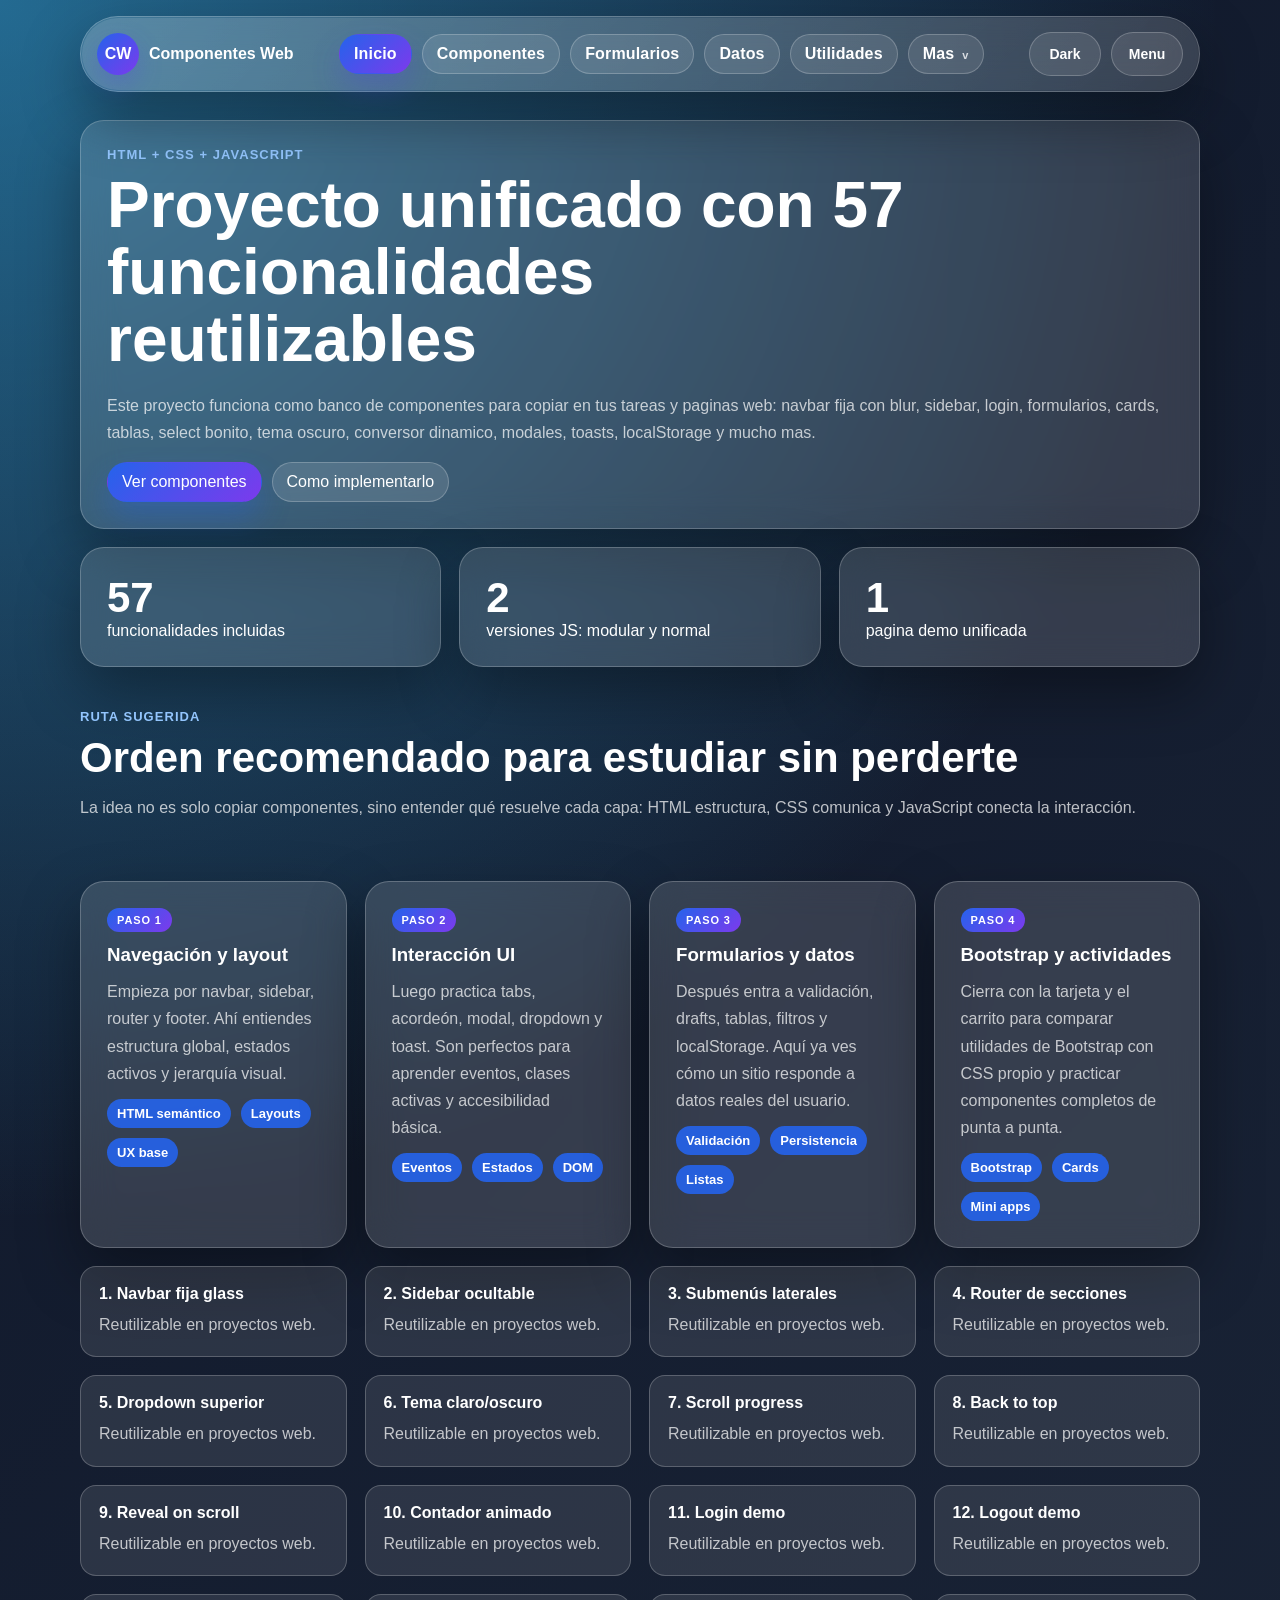
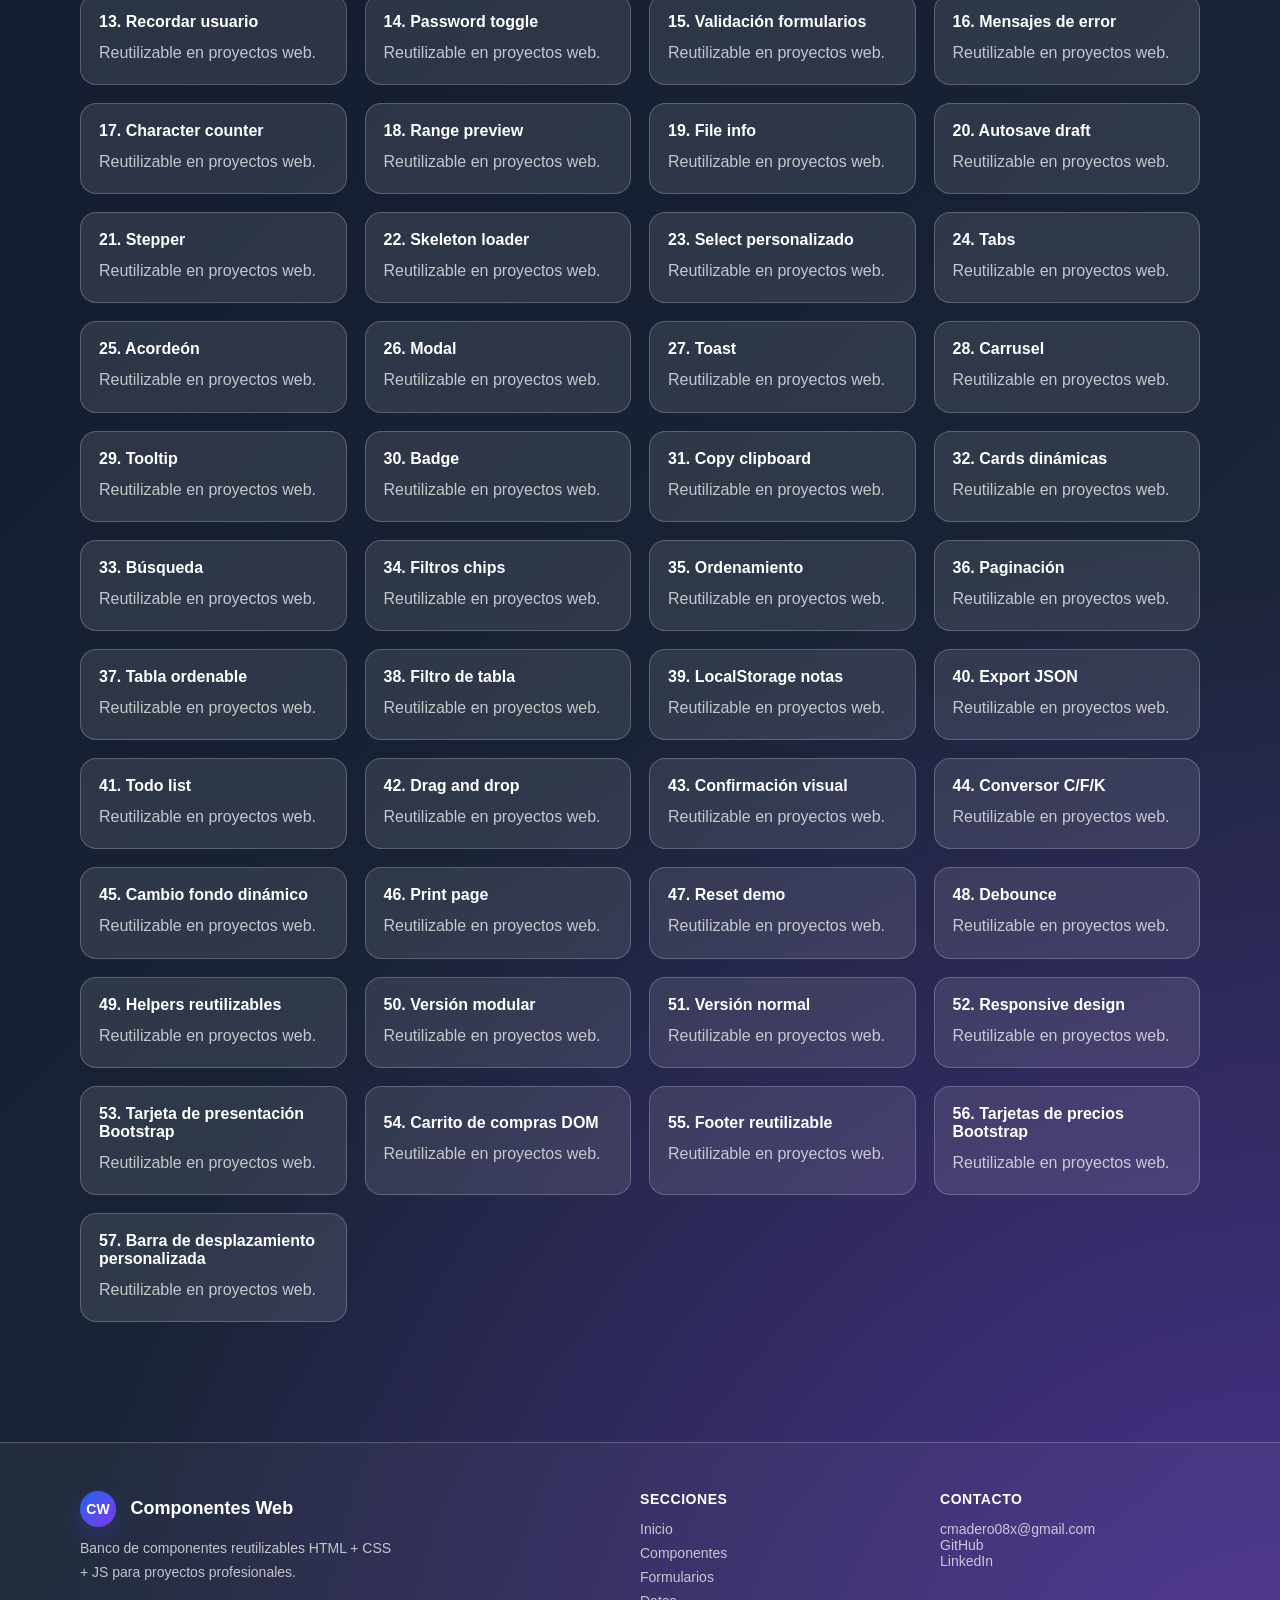
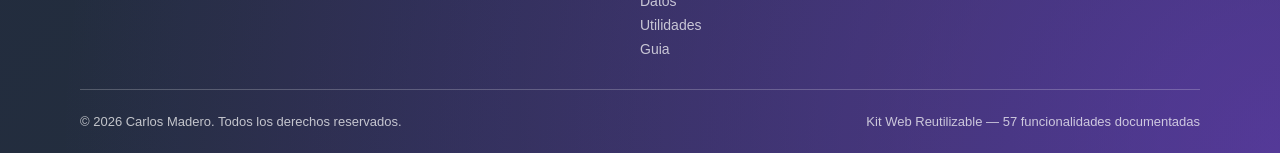
<file: index.html>
<!DOCTYPE html>
<html lang="es">
<head>
    <meta charset="UTF-8">
    <meta name="viewport" content="width=device-width, initial-scale=1.0">
    <meta name="description" content="Kit de estudio con 57 funcionalidades reutilizables de HTML, CSS, JavaScript y actividades guiadas para practicar Bootstrap, DOM e interfaces web.">
    <title>Kit Web Reutilizable 57 Funcionalidades</title>
    <link rel="stylesheet" href="assets/css/styles.css?v=8">
</head>
<body>
    <div class="scroll-progress" id="scrollProgress"></div>

    <header class="glass-navbar" id="topbar">
        <a href="#inicio" class="brand" data-section="inicio" aria-label="Ir al inicio">
            <span class="brand__mark">CW</span>
            <span class="brand__text">Componentes Web</span>
        </a>

        <nav class="navbar-links" aria-label="Navegacion principal">
            <button class="nav-link is-active" data-section="inicio">Inicio</button>
            <button class="nav-link" data-section="componentes">Componentes</button>
            <button class="nav-link" data-section="formularios">Formularios</button>
            <button class="nav-link" data-section="datos">Datos</button>
            <button class="nav-link" data-section="utilidades">Utilidades</button>

            <div class="dropdown" data-dropdown>
                <button class="nav-link dropdown__button" data-dropdown-button type="button">Mas</button>
                <div class="dropdown__menu" data-dropdown-menu>
                    <button data-section="login">Login demo</button>
                    <button data-section="storage">Storage</button>
                    <button data-section="guia">Guia</button>
                </div>
            </div>
        </nav>

        <div class="navbar-actions">
            <button class="icon-button icon-button--label" id="themeToggle" type="button" aria-label="Cambiar tema">Dark</button>
            <button class="icon-button icon-button--label" id="openSidebar" type="button" aria-label="Abrir menu lateral">Menu</button>
        </div>
    </header>

    <aside class="sidebar" id="sidebar" aria-label="Menu lateral">
        <div class="sidebar__header">
            <strong>Menu lateral</strong>
            <button class="icon-button icon-button--label" id="closeSidebar" type="button" aria-label="Cerrar menu lateral">Cerrar</button>
        </div>

        <div class="sidebar__content">
            <button class="side-link is-active" data-section="inicio">Panel principal</button>

            <div class="side-group">
                <button class="side-group__button" type="button">Interfaz</button>
                <div class="side-group__content">
                    <button data-section="componentes">Componentes UI</button>
                    <button data-section="formularios">Formularios</button>
                    <button data-section="utilidades">Conversor dinamico</button>
                </div>
            </div>

            <div class="side-group">
                <button class="side-group__button" type="button">Datos y estado</button>
                <div class="side-group__content">
                    <button data-section="datos">Catalogos y tablas</button>
                    <button data-section="storage">LocalStorage</button>
                    <button data-section="login">Login demo</button>
                </div>
            </div>

            <button class="side-link" data-section="guia">Guia de implementacion</button>
        </div>
    </aside>

    <div class="overlay" id="overlay"></div>

    <main class="page-shell">
        <section class="view-section is-active" id="inicio" data-view-section>
            <div class="hero glass-panel reveal">
                <span class="eyebrow">HTML + CSS + JavaScript</span>
                <h1>Proyecto unificado con 57 funcionalidades reutilizables</h1>
                <p>
                    Este proyecto funciona como banco de componentes para copiar en tus tareas y paginas web:
                    navbar fija con blur, sidebar, login, formularios, cards, tablas, select bonito, tema oscuro,
                    conversor dinamico, modales, toasts, localStorage y mucho mas.
                </p>
                <div class="hero-actions">
                    <button class="primary-button" data-section="componentes">Ver componentes</button>
                    <button class="secondary-button" data-section="guia">Como implementarlo</button>
                </div>
            </div>

            <div class="stats-grid reveal">
                <article class="stat-card glass-panel">
                    <strong data-counter data-target="57">0</strong>
                    <span>funcionalidades incluidas</span>
                </article>
                <article class="stat-card glass-panel">
                    <strong>2</strong>
                    <span>versiones JS: modular y normal</span>
                </article>
                <article class="stat-card glass-panel">
                    <strong>1</strong>
                    <span>pagina demo unificada</span>
                </article>
            </div>

            <section class="study-path reveal" aria-labelledby="studyPathTitle">
                <div class="section-heading section-heading--compact">
                    <span class="eyebrow">Ruta sugerida</span>
                    <h2 id="studyPathTitle">Orden recomendado para estudiar sin perderte</h2>
                    <p>La idea no es solo copiar componentes, sino entender qué resuelve cada capa: HTML estructura, CSS comunica y JavaScript conecta la interacción.</p>
                </div>

                <div class="learning-grid">
                    <article class="glass-panel learning-card">
                        <span class="learning-card__step">Paso 1</span>
                        <h3>Navegación y layout</h3>
                        <p>Empieza por navbar, sidebar, router y footer. Ahí entiendes estructura global, estados activos y jerarquía visual.</p>
                        <div class="badge-row">
                            <span class="badge">HTML semántico</span>
                            <span class="badge">Layouts</span>
                            <span class="badge">UX base</span>
                        </div>
                    </article>

                    <article class="glass-panel learning-card">
                        <span class="learning-card__step">Paso 2</span>
                        <h3>Interacción UI</h3>
                        <p>Luego practica tabs, acordeón, modal, dropdown y toast. Son perfectos para aprender eventos, clases activas y accesibilidad básica.</p>
                        <div class="badge-row">
                            <span class="badge">Eventos</span>
                            <span class="badge">Estados</span>
                            <span class="badge">DOM</span>
                        </div>
                    </article>

                    <article class="glass-panel learning-card">
                        <span class="learning-card__step">Paso 3</span>
                        <h3>Formularios y datos</h3>
                        <p>Después entra a validación, drafts, tablas, filtros y localStorage. Aquí ya ves cómo un sitio responde a datos reales del usuario.</p>
                        <div class="badge-row">
                            <span class="badge">Validación</span>
                            <span class="badge">Persistencia</span>
                            <span class="badge">Listas</span>
                        </div>
                    </article>

                    <article class="glass-panel learning-card">
                        <span class="learning-card__step">Paso 4</span>
                        <h3>Bootstrap y actividades</h3>
                        <p>Cierra con la tarjeta y el carrito para comparar utilidades de Bootstrap con CSS propio y practicar componentes completos de punta a punta.</p>
                        <div class="badge-row">
                            <span class="badge">Bootstrap</span>
                            <span class="badge">Cards</span>
                            <span class="badge">Mini apps</span>
                        </div>
                    </article>
                </div>
            </section>

            <div class="feature-grid reveal" id="featureList"></div>
        </section>

        <section class="view-section" id="login" data-view-section>
            <div class="section-heading">
                <span class="eyebrow">Login reutilizable</span>
                <h2>Login demo con validacion, mostrar contraseña y sesion local</h2>
                <p>Es un ejemplo frontend. No reemplaza autenticacion real con backend.</p>
            </div>

            <div class="two-column">
                <form class="glass-panel form-card" id="loginForm" novalidate>
                    <label for="loginEmail">Correo</label>
                    <input id="loginEmail" name="email" type="email" placeholder="usuario@correo.com" required>
                    <small class="field-error" data-error="loginEmail"></small>

                    <label for="loginPassword">Contraseña</label>
                    <div class="input-action">
                        <input id="loginPassword" name="password" type="password" placeholder="Minimo 6 caracteres" required minlength="6">
                        <button type="button" data-toggle-password="loginPassword">Ver</button>
                    </div>
                    <small class="field-error" data-error="loginPassword"></small>

                    <label class="check-line">
                        <input type="checkbox" id="rememberUser">
                        Recordar usuario en este navegador
                    </label>

                    <button class="primary-button" type="submit">Ingresar</button>
                    <button class="secondary-button" id="logoutButton" type="button">Cerrar sesion</button>
                </form>

                <article class="glass-panel">
                    <h3>Estado de sesion</h3>
                    <p id="sessionStatus">Aun no hay sesion iniciada.</p>
                    <div class="badge-row">
                        <span class="badge">Validacion email</span>
                        <span class="badge">Password toggle</span>
                        <span class="badge">localStorage</span>
                    </div>
                </article>
            </div>
        </section>

        <section class="view-section" id="componentes" data-view-section>
            <div class="section-heading">
                <span class="eyebrow">Componentes UI</span>
                <h2>Componentes visuales reutilizables</h2>
                <p>Select personalizado, tabs, acordeon, modal, toast, dropdown, carrusel, tooltip y copiar texto.</p>
            </div>

            <div class="component-grid">
                <article class="glass-panel">
                    <h3>Selector personalizado editable</h3>
                    <p>Para agregar opciones, solo copia otro <code>li</code> con <code>data-value</code>.</p>
                    <div class="custom-select" data-custom-select>
                        <input type="hidden" id="selectProducto" value="apa">
                        <button type="button" class="custom-select__button">
                            <span class="custom-select__value">APA artesanal</span>
                            <span class="custom-select__arrow">⌄</span>
                        </button>
                        <ul class="custom-select__options">
                            <li class="custom-select__option is-selected" data-value="apa">APA artesanal</li>
                            <li class="custom-select__option" data-value="stout">Stout premium</li>
                            <li class="custom-select__option" data-value="sour">Sour de fruta</li>
                            <li class="custom-select__option" data-value="barley">Barley Wine</li>
                        </ul>
                    </div>
                    <p class="muted">Valor seleccionado: <strong id="selectedProductText">apa</strong></p>
                </article>

                <article class="glass-panel">
                    <h3>Tabs</h3>
                    <div class="tabs" data-tabs>
                        <div class="tabs__buttons">
                            <button class="is-active" data-tab="tab1">HTML</button>
                            <button data-tab="tab2">CSS</button>
                            <button data-tab="tab3">JS</button>
                        </div>
                        <div class="tab-panel is-active" id="tab1">HTML estructura el contenido.</div>
                        <div class="tab-panel" id="tab2">CSS diseña colores, tamaños, layout y responsive.</div>
                        <div class="tab-panel" id="tab3">JS agrega interaccion y logica.</div>
                    </div>
                </article>

                <article class="glass-panel">
                    <h3>Acordeon FAQ</h3>
                    <div class="accordion" data-accordion>
                        <button class="accordion__button">¿Para que sirve un componente?</button>
                        <div class="accordion__content">Para reutilizar una solucion en varias paginas sin empezar desde cero.</div>
                        <button class="accordion__button">¿Puedo cambiar colores?</button>
                        <div class="accordion__content">Si. Cambia las variables CSS dentro de <code>:root</code>.</div>
                        <button class="accordion__button">¿Funciona con JS modular?</button>
                        <div class="accordion__content">Si. El archivo principal importa clases desde <code>funciones.js</code>.</div>
                    </div>
                </article>

                <article class="glass-panel">
                    <h3>Modal y toast</h3>
                    <button class="primary-button" data-open-modal="demoModal">Abrir modal</button>
                    <button class="secondary-button" data-toast="Este es un toast reutilizable">Mostrar toast</button>
                </article>

                <article class="glass-panel">
                    <h3>Carrusel</h3>
                    <div class="carousel" data-carousel>
                        <div class="carousel__track">
                            <div class="carousel__slide is-active">Slide 1 - Hero</div>
                            <div class="carousel__slide">Slide 2 - Producto</div>
                            <div class="carousel__slide">Slide 3 - Contacto</div>
                        </div>
                        <div class="carousel__actions">
                            <button data-carousel-prev>Anterior</button>
                            <button data-carousel-next>Siguiente</button>
                        </div>
                    </div>
                </article>

                <article class="glass-panel">
                    <h3>Copiar, tooltip y badge</h3>
                    <p>Codigo promocional: <code id="couponCode">WEB-2026</code></p>
                    <button class="secondary-button" data-copy="#couponCode">Copiar codigo</button>
                    <button class="icon-button tooltip" data-tooltip="Texto de ayuda que aparece al pasar el mouse">?</button>
                    <span class="notification-badge" id="notificationBadge">3</span>
                </article>
            </div>
        </section>

        <section class="view-section" id="formularios" data-view-section>
            <div class="section-heading">
                <span class="eyebrow">Formularios</span>
                <h2>Validacion, contador, rango, archivo y autoguardado</h2>
            </div>

            <div class="two-column">
                <form class="glass-panel form-card" id="contactForm" novalidate>
                    <label for="contactName">Nombre</label>
                    <input id="contactName" name="nombre" type="text" placeholder="Tu nombre" required minlength="3">
                    <small class="field-error" data-error="contactName"></small>

                    <label for="contactEmail">Correo</label>
                    <input id="contactEmail" name="email" type="email" placeholder="correo@ejemplo.com" required>
                    <small class="field-error" data-error="contactEmail"></small>

                    <label for="messageText">Mensaje</label>
                    <textarea id="messageText" rows="4" maxlength="160" placeholder="Escribe un mensaje"></textarea>
                    <small><span id="charCounter">0</span>/160 caracteres</small>

                    <label for="rangeInput">Nivel de interes</label>
                    <input id="rangeInput" type="range" min="0" max="100" value="50">
                    <p>Valor: <strong id="rangeValue">50</strong></p>

                    <label for="fileInput">Archivo</label>
                    <input id="fileInput" type="file">
                    <p id="fileInfo" class="muted">No hay archivo seleccionado.</p>

                    <button class="primary-button" type="submit">Enviar formulario</button>
                    <button class="secondary-button" id="clearDraft" type="button">Limpiar borrador</button>
                </form>

                <article class="glass-panel">
                    <h3>Stepper de progreso</h3>
                    <div class="stepper" data-stepper>
                        <div class="stepper__steps">
                            <span class="is-active">1</span>
                            <span>2</span>
                            <span>3</span>
                        </div>
                        <p class="stepper__text">Paso 1: Datos personales</p>
                        <button class="secondary-button" data-step-prev>Anterior</button>
                        <button class="primary-button" data-step-next>Siguiente</button>
                    </div>

                    <h3>Skeleton loader</h3>
                    <button class="secondary-button" id="loadSkeleton">Simular carga</button>
                    <div id="skeletonArea"></div>
                </article>
            </div>
        </section>

        <section class="view-section" id="datos" data-view-section>
            <div class="section-heading">
                <span class="eyebrow">Datos dinamicos</span>
                <h2>Cards, filtros, busqueda, ordenamiento, paginacion y tabla ordenable</h2>
            </div>

            <div class="glass-panel data-toolbar">
                <input id="catalogSearch" type="search" placeholder="Buscar producto...">
                <div class="custom-select" data-custom-select id="catalogSortSelect">
                    <input type="hidden" id="catalogSort" value="name">
                    <button type="button" class="custom-select__button">
                        <span class="custom-select__value">Ordenar por nombre</span>
                        <span class="custom-select__arrow">⌄</span>
                    </button>
                    <ul class="custom-select__options">
                        <li class="custom-select__option is-selected" data-value="name">Ordenar por nombre</li>
                        <li class="custom-select__option" data-value="price">Ordenar por precio</li>
                        <li class="custom-select__option" data-value="rating">Ordenar por calificacion</li>
                    </ul>
                </div>
                <div class="chips" id="catalogChips">
                    <button class="chip is-active" data-category="all">Todos</button>
                    <button class="chip" data-category="cerveza">Cerveza</button>
                    <button class="chip" data-category="comida">Comida</button>
                    <button class="chip" data-category="postre">Postre</button>
                </div>
            </div>

            <div class="card-grid" id="catalogGrid"></div>
            <div class="pagination" id="catalogPagination"></div>

            <div class="glass-panel table-wrap">
                <input id="tableSearch" type="search" placeholder="Filtrar tabla...">
                <table class="data-table" id="demoTable">
                    <thead>
                        <tr>
                            <th data-sort-table="name">Nombre</th>
                            <th data-sort-table="role">Rol</th>
                            <th data-sort-table="score">Puntaje</th>
                        </tr>
                    </thead>
                    <tbody>
                        <tr><td>Carlos</td><td>Frontend</td><td>92</td></tr>
                        <tr><td>Laura</td><td>UX</td><td>88</td></tr>
                        <tr><td>Valeria</td><td>Backend</td><td>95</td></tr>
                        <tr><td>Juan</td><td>QA</td><td>84</td></tr>
                    </tbody>
                </table>
            </div>
        </section>

        <section class="view-section" id="storage" data-view-section>
            <div class="section-heading">
                <span class="eyebrow">Estado local</span>
                <h2>Notas, tareas, autoguardado, exportar JSON y limpiar datos</h2>
            </div>

            <div class="two-column">
                <article class="glass-panel">
                    <h3>Notas con localStorage</h3>
                    <textarea id="noteInput" rows="4" placeholder="Escribe una nota..."></textarea>
                    <button class="primary-button" id="saveNote">Guardar nota</button>
                    <button class="secondary-button" id="exportNotes">Exportar notas JSON</button>
                    <ul class="item-list" id="noteList"></ul>
                </article>

                <article class="glass-panel">
                    <h3>Lista de tareas</h3>
                    <div class="input-action">
                        <input id="todoInput" placeholder="Nueva tarea">
                        <button id="addTodo" type="button">Agregar</button>
                    </div>
                    <ul class="item-list draggable-list" id="todoList"></ul>
                    <button class="danger-button" id="clearTodos">Borrar tareas</button>
                </article>
            </div>
        </section>

        <section class="view-section" id="utilidades" data-view-section>
            <div class="section-heading">
                <span class="eyebrow">Utilidades y actividades</span>
                <h2>Conversor, tarjeta de presentación y carrito de compras</h2>
                <p>Aquí puedes practicar dos laboratorios guiados nuevos además del conversor: una tarjeta de presentación inspirada en Bootstrap y una mini tienda con carrito DOM.</p>
            </div>

            <article class="glass-panel utility-card is-hidden bootstrap-callout" id="bootstrapLearn">
                <div>
                    <span class="eyebrow">Aprende algo de Bootstrap</span>
                    <h3>Que pone Bootstrap y que debes entender tu</h3>
                    <p class="muted">Bootstrap acelera clases visuales, pero no reemplaza conceptos. Este bloque te ayuda a reconocer la estructura que Bootstrap te da y la logica que igual debes dominar con HTML, CSS y JS.</p>
                </div>

                <div class="bootstrap-map" aria-label="Mapa de conceptos Bootstrap">
                    <article class="bootstrap-map__card">
                        <strong><code>.container</code> / <code>.row</code> / <code>.col</code></strong>
                        <p>Te ensena composicion y grid. Luego puedes replicarlo con <code>display: grid</code> o <code>flex</code>.</p>
                    </article>
                    <article class="bootstrap-map__card">
                        <strong><code>.card</code> / <code>.badge</code> / <code>.btn</code></strong>
                        <p>Sirven para entender jerarquia, espaciado, variantes visuales y reutilizacion de componentes.</p>
                    </article>
                    <article class="bootstrap-map__card">
                        <strong><code>.modal</code> / <code>.accordion</code> / <code>.toast</code></strong>
                        <p>Son una puerta para practicar estados, capas, foco, eventos y comportamiento interactivo real.</p>
                    </article>
                </div>

                <ul class="learning-points">
                    <li>Primero mira la version resuelta.</li>
                    <li>Luego identifica que parte es solo estructura HTML.</li>
                    <li>Despues separa que hace Bootstrap y que hace tu CSS.</li>
                    <li>Al final reescribe el comportamiento en JavaScript sin depender de magia externa.</li>
                </ul>

                <div class="bootstrap-study-lab">
                    <div class="bootstrap-study-lab__header">
                        <div>
                            <span class="eyebrow">Laboratorio Bootstrap</span>
                            <h3>Traduce clases de Bootstrap a decisiones reales de maquetacion</h3>
                            <p class="muted">Aqui no solo ves nombres de clases: ves que problema resuelven y con que herramientas nativas puedes reconstruir el mismo patron.</p>
                        </div>
                        <button type="button" class="secondary-button" data-section="guia" data-guide-feature-action="56">Abrir guia 56</button>
                    </div>

                    <div class="bootstrap-cheatsheet">
                        <article class="bootstrap-cheatsheet__item">
                            <strong>Layout</strong>
                            <code>.container .row .col-md-6</code>
                            <p>Equivale a pensar en ancho maximo, separacion interna, columnas y breakpoint.</p>
                            <span>HTML semantico + <code>display: grid</code> + <code>@media</code></span>
                        </article>
                        <article class="bootstrap-cheatsheet__item">
                            <strong>Card</strong>
                            <code>.card .card-body .shadow</code>
                            <p>Equivale a una superficie con jerarquia, padding, radio, borde y profundidad visual.</p>
                            <span><code>background</code> + <code>padding</code> + <code>border-radius</code> + <code>box-shadow</code></span>
                        </article>
                        <article class="bootstrap-cheatsheet__item">
                            <strong>Acciones</strong>
                            <code>.btn .btn-primary .badge</code>
                            <p>Equivale a estados visuales, contraste, feedback hover y pequenos indicadores.</p>
                            <span>Variables CSS + estados <code>:hover</code> + chips reutilizables</span>
                        </article>
                    </div>

                    <div class="bootstrap-compare">
                        <section class="bootstrap-compare__panel">
                            <span class="bootstrap-compare__label">Mentalidad Bootstrap</span>
                            <pre><code>&lt;div class="container py-4"&gt;
  &lt;div class="row g-3"&gt;
    &lt;div class="col-md-6"&gt;
      &lt;article class="card shadow-sm"&gt;
        &lt;div class="card-body"&gt;
          &lt;span class="badge text-bg-primary"&gt;Frontend&lt;/span&gt;
          &lt;h3 class="h5 mt-3"&gt;Componente reutilizable&lt;/h3&gt;
          &lt;p class="text-body-secondary"&gt;Resumen corto del bloque.&lt;/p&gt;
          &lt;a class="btn btn-primary" href="#"&gt;Usar base&lt;/a&gt;
        &lt;/div&gt;
      &lt;/article&gt;
    &lt;/div&gt;
  &lt;/div&gt;
&lt;/div&gt;</code></pre>
                        </section>

                        <section class="bootstrap-compare__panel">
                            <span class="bootstrap-compare__label">Mentalidad nativa</span>
                            <pre><code>&lt;section class="study-shell"&gt;
  &lt;article class="study-card"&gt;
    &lt;span class="study-badge"&gt;Frontend&lt;/span&gt;
    &lt;h3&gt;Componente reutilizable&lt;/h3&gt;
    &lt;p&gt;Resumen corto del bloque.&lt;/p&gt;
    &lt;a class="study-button" href="#"&gt;Usar base&lt;/a&gt;
  &lt;/article&gt;
&lt;/section&gt;

.study-shell { width: min(960px, calc(100% - 32px)); margin: 0 auto; }
.study-card { padding: 24px; border-radius: 20px; box-shadow: 0 18px 40px rgba(15,23,42,.16); }
.study-badge { display: inline-flex; padding: 6px 10px; border-radius: 999px; }
.study-button { display: inline-flex; padding: 12px 16px; }</code></pre>
                        </section>
                    </div>

                    <div class="bootstrap-reto">
                        <strong>Reto sugerido</strong>
                        <p class="muted">Recrea la card anterior sin Bootstrap y luego vuelve a implementarla con Bootstrap. Compara que parte resolviste con clases ya hechas y que parte igual tuviste que entender para que el resultado se viera bien.</p>
                    </div>

                    <div class="utility-steps">
                        <div class="utility-card__actions">
                            <button type="button" class="secondary-button" data-section="guia" data-guide-feature-action="56">Saber mas</button>
                            <span class="muted">Abre la funcionalidad 56 con la explicacion completa.</span>
                        </div>
                        <h4>Actividad 4: Pricing cards Bootstrap</h4>
                        <p class="muted">Practica otro patron comun de Bootstrap: tarjetas de planes con badge, precio destacado, lista de beneficios y boton principal.</p>
                        <div class="pricing-lab">
                            <article class="pricing-lab__card">
                                <span class="pricing-lab__badge">Basico</span>
                                <h4>Starter</h4>
                                <p class="pricing-lab__price">$19<span>/mes</span></p>
                                <ul class="pricing-lab__list">
                                    <li>1 proyecto</li>
                                    <li>Soporte por correo</li>
                                    <li>Componentes base</li>
                                </ul>
                                <button type="button" class="secondary-button">Elegir plan</button>
                            </article>
                            <article class="pricing-lab__card pricing-lab__card--featured">
                                <span class="pricing-lab__badge">Popular</span>
                                <h4>Pro</h4>
                                <p class="pricing-lab__price">$49<span>/mes</span></p>
                                <ul class="pricing-lab__list">
                                    <li>10 proyectos</li>
                                    <li>Soporte prioritario</li>
                                    <li>Layouts premium</li>
                                </ul>
                                <button type="button" class="primary-button">Elegir plan</button>
                            </article>
                            <article class="pricing-lab__card">
                                <span class="pricing-lab__badge">Equipo</span>
                                <h4>Scale</h4>
                                <p class="pricing-lab__price">$99<span>/mes</span></p>
                                <ul class="pricing-lab__list">
                                    <li>Proyectos ilimitados</li>
                                    <li>Equipo colaborativo</li>
                                    <li>Soporte dedicado</li>
                                </ul>
                                <button type="button" class="secondary-button">Elegir plan</button>
                            </article>
                        </div>
                        <ol>
                            <li>Observa como Bootstrap suele resolver esto con <code>.container</code>, <code>.row</code>, <code>.col</code>, <code>.card</code> y <code>.btn</code>.</li>
                            <li>Replica la misma idea con HTML semantico, grid, bordes, sombras y variables CSS.</li>
                            <li>Cambia el plan destacado y prueba una variante para movil.</li>
                        </ol>
                    </div>
                </div>
            </article>

            <div class="utility-badge-bar" id="utilityBadgeBar">
                <button type="button" class="utility-badge is-active" data-target="temperatureTool">
                    <span>Actividad 1</span>
                    <strong>Conversor de temperatura</strong>
                </button>
                <button type="button" class="utility-badge" data-target="profileLab">
                    <span>Actividad 2</span>
                    <strong>Tarjeta de presentación</strong>
                </button>
                <button type="button" class="utility-badge" data-target="shopLab">
                    <span>Actividad 3</span>
                    <strong>Mini carrito de compras</strong>
                </button>
                <button type="button" class="utility-badge" data-target="bootstrapLearn">
                    <span>Actividad 4</span>
                    <strong>Aprende algo de Bootstrap</strong>
                </button>
            </div>

            <div class="utilities-cards-grid">
                <article class="glass-panel utility-card is-hidden" id="temperatureTool">
                    <div class="utility-card__header">
                        <div>
                            <span class="eyebrow">Actividad 1</span>
                            <h3>Conversor C, F y K</h3>
                        </div>
                        <a class="secondary-button" href="docs/pdf/actividades_guiadas_componentes_web_2026.pdf" download>PDF actividad</a>
                    </div>

                    <p class="muted">Actividad guiada de lógica en JavaScript: recibir grados Celsius, validar que el dato sea numérico y mostrar Fahrenheit y Kelvin en pantalla. Se puede resolver con <code>prompt</code> o con input; aquí quedó implementado con interfaz visual.</p>

                    <div class="unit-buttons">
                        <button class="unit-button is-active" data-unit="celsius">C</button>
                        <button class="unit-button" data-unit="fahrenheit">F</button>
                        <button class="unit-button" data-unit="kelvin">K</button>
                    </div>

                    <label for="temperatureInput">Temperatura</label>
                    <input id="temperatureInput" type="number" placeholder="Ingresa un valor">
                    <button class="primary-button" id="calculateTemperature">Calcular</button>
                    <p id="temperatureMessage" class="muted"></p>
                    <div class="result-box" id="temperatureResult">Selecciona una unidad y calcula.</div>

                    <div class="utility-card__actions">
                        <button type="button" class="secondary-button" data-section="guia" data-guide-feature-action="44">Saber más</button>
                        <span class="muted">Abre la funcionalidad 44 con el paso a paso completo.</span>
                    </div>

                    <div class="utility-steps">
                        <h4>Paso a paso sugerido</h4>
                        <ol>
                            <li>Pide al usuario la temperatura en Celsius con un <code>input</code> o con <code>prompt</code>.</li>
                            <li>Convierte el valor con <code>Number(...)</code> y valida con <code>Number.isFinite</code>.</li>
                            <li>Si el dato no es numérico, muestra un error y vuelve a solicitar el valor.</li>
                            <li>Si es válido, calcula Kelvin con <code>c + 273.15</code> y Fahrenheit con <code>(c * 9 / 5) + 32</code>.</li>
                            <li>Imprime ambos resultados en el DOM o en consola y prueba casos como <code>45</code> y <code>14</code>.</li>
                        </ol>
                    </div>
                </article>

                <article class="glass-panel utility-card is-hidden">
                    <div class="utility-card__header">
                        <div>
                            <span class="eyebrow">Actividad 2</span>
                            <h3>Tarjeta de presentación Bootstrap</h3>
                        </div>
                        <a class="secondary-button" href="docs/pdf/actividades_guiadas_componentes_web_2026.pdf" download>PDF actividad</a>
                    </div>

                    <p class="muted">Resuelve el LAB1 creando una card presentable, con jerarquía visual, badges, botones y una segunda cara para tecnologías.</p>

                    <div class="profile-lab" id="profileLab">
                        <div class="profile-lab__flip" id="profileLabFlip">
                            <section class="profile-lab__face profile-lab__face--front">
                                <div class="profile-lab__avatar">CM</div>
                                <h4>Carlos Madero</h4>
                                <p class="profile-lab__role">Full Stack Java Developer</p>
                                <div class="profile-lab__badges">
                                    <span>Bootstrap</span>
                                    <span>JavaScript</span>
                                    <span>Data</span>
                                </div>
                                <p class="muted">Card de presentación personal con una estructura parecida a un ejercicio Bootstrap, pero adaptada al look de esta guía.</p>
                                <div class="profile-lab__links">
                                    <a href="mailto:cmadero08x@gmail.com">Email</a>
                                    <a href="https://github.com/raydan08x" target="_blank" rel="noreferrer">GitHub</a>
                                    <a href="https://www.linkedin.com" target="_blank" rel="noreferrer">LinkedIn</a>
                                </div>
                                <button type="button" class="primary-button" id="showProfileTech">Ver tecnologías</button>
                            </section>

                            <section class="profile-lab__face profile-lab__face--back">
                                <h4>Tecnologías</h4>
                                <div class="profile-lab__tech-grid">
                                    <span>Bootstrap grid</span>
                                    <span>Card</span>
                                    <span>Badge</span>
                                    <span>Buttons</span>
                                    <span>Shadow</span>
                                    <span>Responsive</span>
                                </div>
                                <p class="muted">La actividad te pide comprender qué pone Bootstrap y qué debe completar tu CSS personalizado.</p>
                                <button type="button" class="secondary-button" id="hideProfileTech">Volver al perfil</button>
                            </section>
                        </div>
                    </div>

                    <div class="utility-steps">
                        <div class="utility-card__actions">
                            <button type="button" class="secondary-button" data-section="guia" data-guide-feature-action="53">Saber más</button>
                            <span class="muted">Abre la funcionalidad 53 con la explicación completa.</span>
                        </div>
                        <h4>Paso a paso sugerido</h4>
                        <ol>
                            <li>Crea un contenedor principal con estructura tipo <code>container</code>, <code>row</code> y <code>col</code>.</li>
                            <li>Dentro arma la card con foto, nombre, rol, descripción y botones de contacto.</li>
                            <li>Usa clases conceptuales de Bootstrap como <code>card</code>, <code>badge</code>, <code>btn</code> y <code>shadow</code>.</li>
                            <li>Luego adapta colores, gradientes, radios y espaciado con CSS propio.</li>
                            <li>Por último agrega la segunda cara o el estado alterno de tecnologías con JavaScript.</li>
                        </ol>
                    </div>
                </article>

                <article class="glass-panel utility-card is-hidden">
                    <div class="utility-card__header">
                        <div>
                            <span class="eyebrow">Actividad 3</span>
                            <h3>Mini tienda con carrito DOM</h3>
                        </div>
                        <a class="secondary-button" href="docs/pdf/actividades_guiadas_componentes_web_2026.pdf" download>PDF actividad</a>
                    </div>

                    <p class="muted">Basado en <code>AD16_Lab_Carrito.pdf</code>: agrega productos, actualiza badge, suma total, elimina ítems y vacía el carrito sin recargar la página.</p>

                    <div class="shop-lab" id="shopLab">
                        <div class="shop-lab__topbar">
                            <strong>Mini tienda</strong>
                            <span class="shop-lab__badge" id="shopBadge">0</span>
                        </div>

                        <div class="shop-lab__grid">
                            <article class="shop-product">
                                <h4>Pack IPA</h4>
                                <p class="muted">$18,000</p>
                                <button type="button" class="primary-button shop-add-button" data-name="Pack IPA" data-price="18000">Agregar</button>
                            </article>
                            <article class="shop-product">
                                <h4>Stout Reserva</h4>
                                <p class="muted">$16,500</p>
                                <button type="button" class="primary-button shop-add-button" data-name="Stout Reserva" data-price="16500">Agregar</button>
                            </article>
                            <article class="shop-product">
                                <h4>Burger Lab</h4>
                                <p class="muted">$24,000</p>
                                <button type="button" class="primary-button shop-add-button" data-name="Burger Lab" data-price="24000">Agregar</button>
                            </article>
                            <article class="shop-product">
                                <h4>Cheesecake</h4>
                                <p class="muted">$11,000</p>
                                <button type="button" class="primary-button shop-add-button" data-name="Cheesecake" data-price="11000">Agregar</button>
                            </article>
                        </div>

                        <div class="shop-cart">
                            <div class="shop-cart__head">
                                <h4>Carrito</h4>
                                <button type="button" class="danger-button" id="clearShopCart">Vaciar</button>
                            </div>
                            <p class="muted shop-cart__empty" id="shopEmptyMessage">Tu carrito está vacío.</p>
                            <ul class="shop-cart__list" id="shopCartList"></ul>
                            <div class="shop-cart__total">
                                <span>Total</span>
                                <strong id="shopCartTotal">$0</strong>
                            </div>
                        </div>
                    </div>

                    <div class="utility-steps">
                        <div class="utility-card__actions">
                            <button type="button" class="secondary-button" data-section="guia" data-guide-feature-action="54">Saber más</button>
                            <span class="muted">Abre la funcionalidad 54 con la explicación completa.</span>
                        </div>
                        <h4>Paso a paso sugerido</h4>
                        <ol>
                            <li>Escribe el HTML con navbar, badge, cards de producto y sección del carrito.</li>
                            <li>Selecciona los botones <code>.shop-add-button</code> con <code>querySelectorAll</code>.</li>
                            <li>Lee <code>data-name</code> y <code>data-price</code> al hacer clic y crea cada línea del carrito en el DOM.</li>
                            <li>Mantén variables separadas para cantidad y total acumulado.</li>
                            <li>Conecta eliminar y vaciar para recalcular la UI en tiempo real.</li>
                        </ol>
                    </div>
                </article>
            </div>

            <div class="glass-panel utilities-row">
                <button class="secondary-button" id="printPage">Imprimir pagina</button>
                <button class="secondary-button" id="resetDemo">Reiniciar demo visual</button>
                <button class="secondary-button" data-toast="Accion ejecutada correctamente">Probar accion rapida</button>
            </div>
        </section>

        <section class="view-section" id="guia" data-view-section>
            <div class="section-heading">
                <span class="eyebrow">Guía interactiva</span>
                <h2>Guía de Implementación y Reciclaje</h2>
                <p>Selecciona una de las 57 funcionalidades organizadas en 9 categorías, usa el buscador para encontrarlas más rápido y copia el paquete completo o cada bloque por separado para pegarlo en tus proyectos.</p>
            </div>

            <div class="guide-layout">
                <aside class="guide-sidebar glass-panel">
                    <h3>Categorías</h3>
                    <div class="guide-categories" id="guideCategories">
                        <!-- Categorías y funcionalidades se renderizan dinámicamente -->
                    </div>
                </aside>

                <article class="guide-detail glass-panel" id="guideDetail">
                    <div class="guide-detail__welcome">
                        <h3>Selecciona una funcionalidad</h3>
                        <p>Haz clic en cualquiera de las categorías a la izquierda y selecciona una funcionalidad para ver las instrucciones de reciclaje paso a paso, variables de CSS y códigos listos para copiar.</p>
                    </div>
                </article>
            </div>
        </section>
    </main>

    <footer class="site-footer" id="siteFooter">
        <div class="site-footer__grid">
            <div class="site-footer__brand">
                <span class="brand__mark">CW</span>
                <strong>Componentes Web</strong>
                <p class="muted">Banco de componentes reutilizables HTML + CSS + JS para proyectos profesionales.</p>
            </div>
            <div class="site-footer__links">
                <strong>Secciones</strong>
                <nav aria-label="Footer navegacion">
                    <a href="#inicio" data-section="inicio">Inicio</a>
                    <a href="#componentes" data-section="componentes">Componentes</a>
                    <a href="#formularios" data-section="formularios">Formularios</a>
                    <a href="#datos" data-section="datos">Datos</a>
                    <a href="#utilidades" data-section="utilidades">Utilidades</a>
                    <a href="#guia" data-section="guia">Guia</a>
                </nav>
            </div>
            <div class="site-footer__contact">
                <strong>Contacto</strong>
                <a href="mailto:cmadero08x@gmail.com">cmadero08x@gmail.com</a>
                <a href="https://github.com/raydan08x" target="_blank" rel="noreferrer">GitHub</a>
                <a href="https://www.linkedin.com" target="_blank" rel="noreferrer">LinkedIn</a>
            </div>
        </div>
        <div class="site-footer__bottom">
            <span>© 2026 Carlos Madero. Todos los derechos reservados.</span>
            <span>Kit Web Reutilizable — 57 funcionalidades documentadas</span>
        </div>
    </footer>

    <button class="back-to-top" id="backToTop" type="button" aria-label="Volver arriba">↑</button>

    <dialog class="modal" id="demoModal">
        <div class="modal__content">
            <button class="modal__close" data-close-modal type="button">Cerrar</button>
            <h3>Modal reutilizable</h3>
            <p>Este modal se puede usar para alertas, confirmaciones, detalles de producto o formularios cortos.</p>
            <button class="primary-button" data-close-modal type="button">Entendido</button>
        </div>
    </dialog>

    <div class="toast-container" id="toastContainer"></div>

    <script src="assets/js/guide-data.js?v=6"></script>
    <script src="assets/js/guide-details-data.js?v=6"></script>
    <script type="module" src="assets/js/script.js?v=6"></script>
    <!-- Version normal sin modulos: comenta la linea anterior y descomenta esta si la necesitas. -->
    <!-- <script src="assets/js/script-normal.js"></script> -->
</body>
</html>
</file>
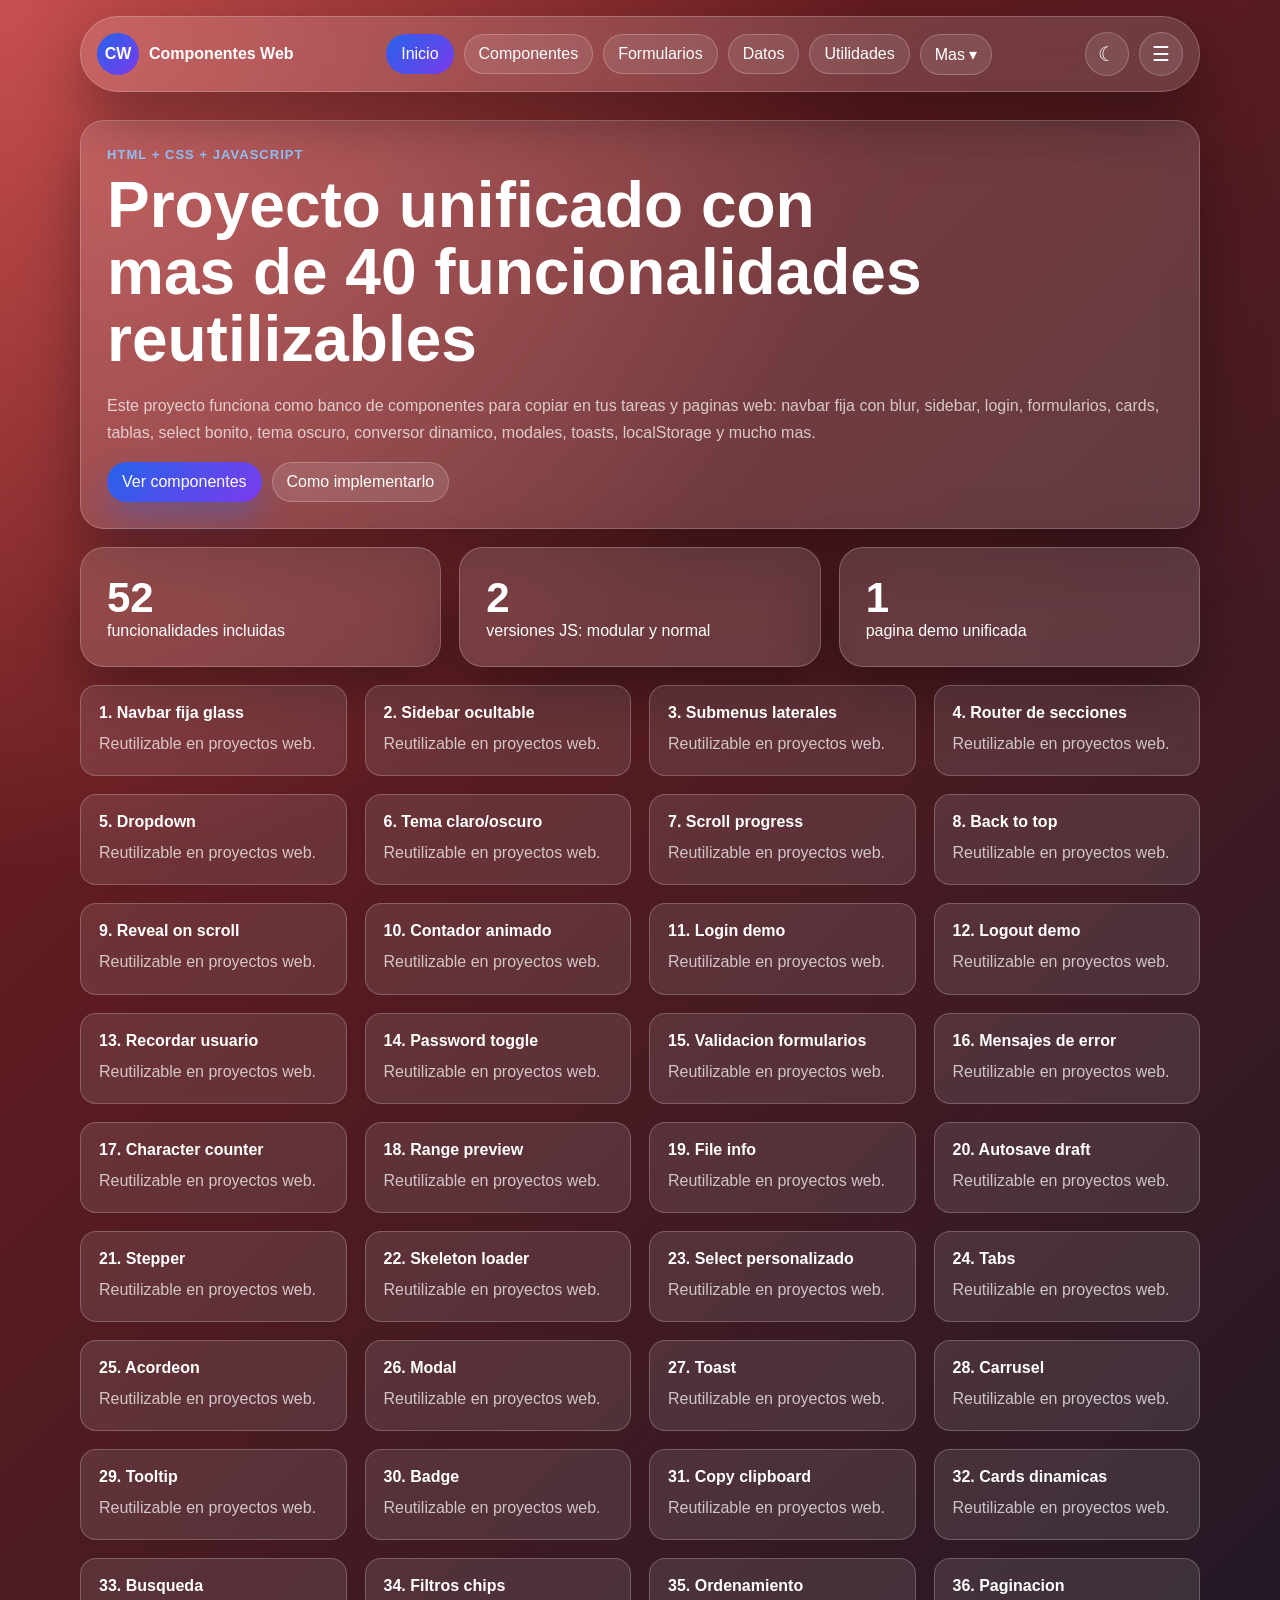
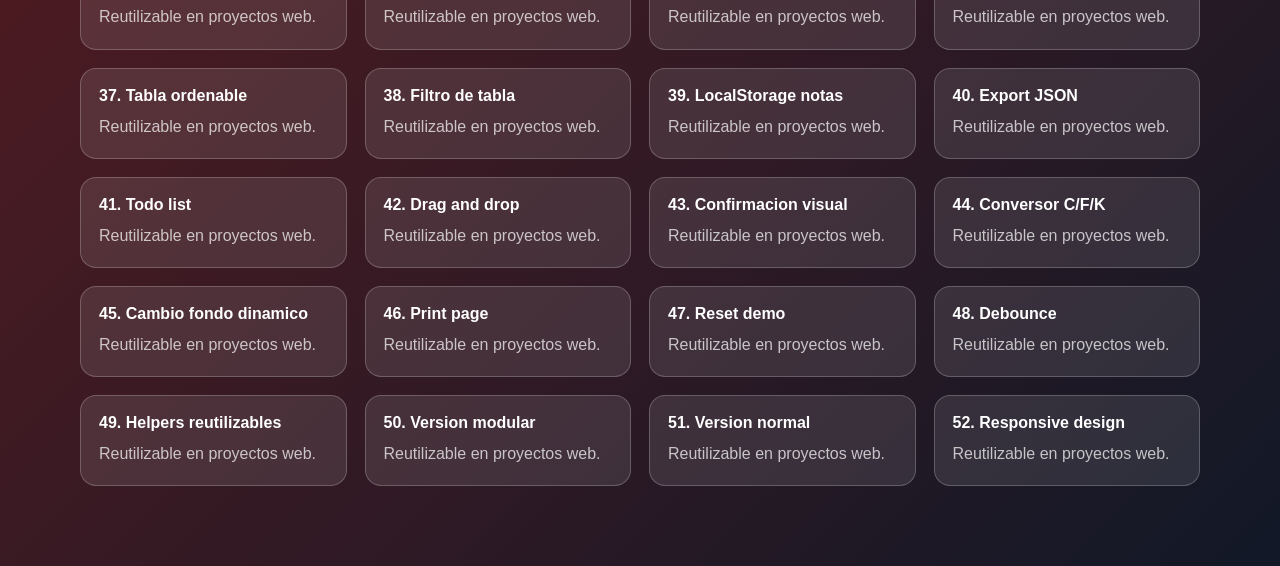
<file: proyecto_web_reutilizable_40plus/index.html>
<!DOCTYPE html>
<html lang="es">
<head>
    <meta charset="UTF-8">
    <meta name="viewport" content="width=device-width, initial-scale=1.0">
    <meta name="description" content="Proyecto unificado con componentes reutilizables de HTML, CSS y JavaScript para paginas web profesionales.">
    <title>Kit Web Reutilizable 40+ Componentes</title>
    <link rel="stylesheet" href="styles.css">
</head>
<body>
    <div class="scroll-progress" id="scrollProgress"></div>

    <header class="glass-navbar" id="topbar">
        <a href="#inicio" class="brand" data-section="inicio" aria-label="Ir al inicio">
            <span class="brand__mark">CW</span>
            <span class="brand__text">Componentes Web</span>
        </a>

        <nav class="navbar-links" aria-label="Navegacion principal">
            <button class="nav-link is-active" data-section="inicio">Inicio</button>
            <button class="nav-link" data-section="componentes">Componentes</button>
            <button class="nav-link" data-section="formularios">Formularios</button>
            <button class="nav-link" data-section="datos">Datos</button>
            <button class="nav-link" data-section="utilidades">Utilidades</button>

            <div class="dropdown" data-dropdown>
                <button class="nav-link dropdown__button" data-dropdown-button type="button">Mas ▾</button>
                <div class="dropdown__menu" data-dropdown-menu>
                    <button data-section="login">Login demo</button>
                    <button data-section="storage">Storage</button>
                    <button data-section="guia">Guia</button>
                </div>
            </div>
        </nav>

        <div class="navbar-actions">
            <button class="icon-button" id="themeToggle" type="button" aria-label="Cambiar tema">☾</button>
            <button class="icon-button" id="openSidebar" type="button" aria-label="Abrir menu lateral">☰</button>
        </div>
    </header>

    <aside class="sidebar" id="sidebar" aria-label="Menu lateral">
        <div class="sidebar__header">
            <strong>Menu lateral</strong>
            <button class="icon-button" id="closeSidebar" type="button" aria-label="Cerrar menu lateral">×</button>
        </div>

        <div class="sidebar__content">
            <button class="side-link is-active" data-section="inicio">Panel principal</button>

            <div class="side-group">
                <button class="side-group__button" type="button">Interfaz ▾</button>
                <div class="side-group__content">
                    <button data-section="componentes">Componentes UI</button>
                    <button data-section="formularios">Formularios</button>
                    <button data-section="utilidades">Conversor dinamico</button>
                </div>
            </div>

            <div class="side-group">
                <button class="side-group__button" type="button">Datos y estado ▾</button>
                <div class="side-group__content">
                    <button data-section="datos">Catalogos y tablas</button>
                    <button data-section="storage">LocalStorage</button>
                    <button data-section="login">Login demo</button>
                </div>
            </div>

            <button class="side-link" data-section="guia">Guia de implementacion</button>
        </div>
    </aside>

    <div class="overlay" id="overlay"></div>

    <main class="page-shell">
        <section class="view-section is-active" id="inicio" data-view-section>
            <div class="hero glass-panel reveal">
                <span class="eyebrow">HTML + CSS + JavaScript</span>
                <h1>Proyecto unificado con mas de 40 funcionalidades reutilizables</h1>
                <p>
                    Este proyecto funciona como banco de componentes para copiar en tus tareas y paginas web:
                    navbar fija con blur, sidebar, login, formularios, cards, tablas, select bonito, tema oscuro,
                    conversor dinamico, modales, toasts, localStorage y mucho mas.
                </p>
                <div class="hero-actions">
                    <button class="primary-button" data-section="componentes">Ver componentes</button>
                    <button class="secondary-button" data-section="guia">Como implementarlo</button>
                </div>
            </div>

            <div class="stats-grid reveal">
                <article class="stat-card glass-panel">
                    <strong data-counter data-target="52">0</strong>
                    <span>funcionalidades incluidas</span>
                </article>
                <article class="stat-card glass-panel">
                    <strong>2</strong>
                    <span>versiones JS: modular y normal</span>
                </article>
                <article class="stat-card glass-panel">
                    <strong>1</strong>
                    <span>pagina demo unificada</span>
                </article>
            </div>

            <div class="feature-grid reveal" id="featureList"></div>
        </section>

        <section class="view-section" id="login" data-view-section>
            <div class="section-heading">
                <span class="eyebrow">Login reutilizable</span>
                <h2>Login demo con validacion, mostrar contraseña y sesion local</h2>
                <p>Es un ejemplo frontend. No reemplaza autenticacion real con backend.</p>
            </div>

            <div class="two-column">
                <form class="glass-panel form-card" id="loginForm" novalidate>
                    <label for="loginEmail">Correo</label>
                    <input id="loginEmail" name="email" type="email" placeholder="usuario@correo.com" required>
                    <small class="field-error" data-error="loginEmail"></small>

                    <label for="loginPassword">Contraseña</label>
                    <div class="input-action">
                        <input id="loginPassword" name="password" type="password" placeholder="Minimo 6 caracteres" required minlength="6">
                        <button type="button" data-toggle-password="loginPassword">Ver</button>
                    </div>
                    <small class="field-error" data-error="loginPassword"></small>

                    <label class="check-line">
                        <input type="checkbox" id="rememberUser">
                        Recordar usuario en este navegador
                    </label>

                    <button class="primary-button" type="submit">Ingresar</button>
                    <button class="secondary-button" id="logoutButton" type="button">Cerrar sesion</button>
                </form>

                <article class="glass-panel">
                    <h3>Estado de sesion</h3>
                    <p id="sessionStatus">Aun no hay sesion iniciada.</p>
                    <div class="badge-row">
                        <span class="badge">Validacion email</span>
                        <span class="badge">Password toggle</span>
                        <span class="badge">localStorage</span>
                    </div>
                </article>
            </div>
        </section>

        <section class="view-section" id="componentes" data-view-section>
            <div class="section-heading">
                <span class="eyebrow">Componentes UI</span>
                <h2>Componentes visuales reutilizables</h2>
                <p>Select personalizado, tabs, acordeon, modal, toast, dropdown, carrusel, tooltip y copiar texto.</p>
            </div>

            <div class="component-grid">
                <article class="glass-panel">
                    <h3>Selector personalizado editable</h3>
                    <p>Para agregar opciones, solo copia otro <code>li</code> con <code>data-value</code>.</p>
                    <div class="custom-select" data-custom-select>
                        <input type="hidden" id="selectProducto" value="apa">
                        <button type="button" class="custom-select__button">
                            <span class="custom-select__value">APA artesanal</span>
                            <span class="custom-select__arrow">⌄</span>
                        </button>
                        <ul class="custom-select__options">
                            <li class="custom-select__option is-selected" data-value="apa">APA artesanal</li>
                            <li class="custom-select__option" data-value="stout">Stout premium</li>
                            <li class="custom-select__option" data-value="sour">Sour de fruta</li>
                            <li class="custom-select__option" data-value="barley">Barley Wine</li>
                        </ul>
                    </div>
                    <p class="muted">Valor seleccionado: <strong id="selectedProductText">apa</strong></p>
                </article>

                <article class="glass-panel">
                    <h3>Tabs</h3>
                    <div class="tabs" data-tabs>
                        <div class="tabs__buttons">
                            <button class="is-active" data-tab="tab1">HTML</button>
                            <button data-tab="tab2">CSS</button>
                            <button data-tab="tab3">JS</button>
                        </div>
                        <div class="tab-panel is-active" id="tab1">HTML estructura el contenido.</div>
                        <div class="tab-panel" id="tab2">CSS diseña colores, tamaños, layout y responsive.</div>
                        <div class="tab-panel" id="tab3">JS agrega interaccion y logica.</div>
                    </div>
                </article>

                <article class="glass-panel">
                    <h3>Acordeon FAQ</h3>
                    <div class="accordion" data-accordion>
                        <button class="accordion__button">¿Para que sirve un componente?</button>
                        <div class="accordion__content">Para reutilizar una solucion en varias paginas sin empezar desde cero.</div>
                        <button class="accordion__button">¿Puedo cambiar colores?</button>
                        <div class="accordion__content">Si. Cambia las variables CSS dentro de <code>:root</code>.</div>
                        <button class="accordion__button">¿Funciona con JS modular?</button>
                        <div class="accordion__content">Si. El archivo principal importa clases desde <code>funciones.js</code>.</div>
                    </div>
                </article>

                <article class="glass-panel">
                    <h3>Modal y toast</h3>
                    <button class="primary-button" data-open-modal="demoModal">Abrir modal</button>
                    <button class="secondary-button" data-toast="Este es un toast reutilizable">Mostrar toast</button>
                </article>

                <article class="glass-panel">
                    <h3>Carrusel</h3>
                    <div class="carousel" data-carousel>
                        <div class="carousel__track">
                            <div class="carousel__slide is-active">Slide 1 - Hero</div>
                            <div class="carousel__slide">Slide 2 - Producto</div>
                            <div class="carousel__slide">Slide 3 - Contacto</div>
                        </div>
                        <div class="carousel__actions">
                            <button data-carousel-prev>Anterior</button>
                            <button data-carousel-next>Siguiente</button>
                        </div>
                    </div>
                </article>

                <article class="glass-panel">
                    <h3>Copiar, tooltip y badge</h3>
                    <p>Codigo promocional: <code id="couponCode">WEB-2026</code></p>
                    <button class="secondary-button" data-copy="#couponCode">Copiar codigo</button>
                    <button class="icon-button tooltip" data-tooltip="Texto de ayuda que aparece al pasar el mouse">?</button>
                    <span class="notification-badge" id="notificationBadge">3</span>
                </article>
            </div>
        </section>

        <section class="view-section" id="formularios" data-view-section>
            <div class="section-heading">
                <span class="eyebrow">Formularios</span>
                <h2>Validacion, contador, rango, archivo y autoguardado</h2>
            </div>

            <div class="two-column">
                <form class="glass-panel form-card" id="contactForm" novalidate>
                    <label for="contactName">Nombre</label>
                    <input id="contactName" name="nombre" type="text" placeholder="Tu nombre" required minlength="3">
                    <small class="field-error" data-error="contactName"></small>

                    <label for="contactEmail">Correo</label>
                    <input id="contactEmail" name="email" type="email" placeholder="correo@ejemplo.com" required>
                    <small class="field-error" data-error="contactEmail"></small>

                    <label for="messageText">Mensaje</label>
                    <textarea id="messageText" rows="4" maxlength="160" placeholder="Escribe un mensaje"></textarea>
                    <small><span id="charCounter">0</span>/160 caracteres</small>

                    <label for="rangeInput">Nivel de interes</label>
                    <input id="rangeInput" type="range" min="0" max="100" value="50">
                    <p>Valor: <strong id="rangeValue">50</strong></p>

                    <label for="fileInput">Archivo</label>
                    <input id="fileInput" type="file">
                    <p id="fileInfo" class="muted">No hay archivo seleccionado.</p>

                    <button class="primary-button" type="submit">Enviar formulario</button>
                    <button class="secondary-button" id="clearDraft" type="button">Limpiar borrador</button>
                </form>

                <article class="glass-panel">
                    <h3>Stepper de progreso</h3>
                    <div class="stepper" data-stepper>
                        <div class="stepper__steps">
                            <span class="is-active">1</span>
                            <span>2</span>
                            <span>3</span>
                        </div>
                        <p class="stepper__text">Paso 1: Datos personales</p>
                        <button class="secondary-button" data-step-prev>Anterior</button>
                        <button class="primary-button" data-step-next>Siguiente</button>
                    </div>

                    <h3>Skeleton loader</h3>
                    <button class="secondary-button" id="loadSkeleton">Simular carga</button>
                    <div id="skeletonArea"></div>
                </article>
            </div>
        </section>

        <section class="view-section" id="datos" data-view-section>
            <div class="section-heading">
                <span class="eyebrow">Datos dinamicos</span>
                <h2>Cards, filtros, busqueda, ordenamiento, paginacion y tabla ordenable</h2>
            </div>

            <div class="glass-panel data-toolbar">
                <input id="catalogSearch" type="search" placeholder="Buscar producto...">
                <select id="catalogSort">
                    <option value="name">Ordenar por nombre</option>
                    <option value="price">Ordenar por precio</option>
                    <option value="rating">Ordenar por calificacion</option>
                </select>
                <div class="chips" id="catalogChips">
                    <button class="chip is-active" data-category="all">Todos</button>
                    <button class="chip" data-category="cerveza">Cerveza</button>
                    <button class="chip" data-category="comida">Comida</button>
                    <button class="chip" data-category="postre">Postre</button>
                </div>
            </div>

            <div class="card-grid" id="catalogGrid"></div>
            <div class="pagination" id="catalogPagination"></div>

            <div class="glass-panel table-wrap">
                <input id="tableSearch" type="search" placeholder="Filtrar tabla...">
                <table class="data-table" id="demoTable">
                    <thead>
                        <tr>
                            <th data-sort-table="name">Nombre</th>
                            <th data-sort-table="role">Rol</th>
                            <th data-sort-table="score">Puntaje</th>
                        </tr>
                    </thead>
                    <tbody>
                        <tr><td>Carlos</td><td>Frontend</td><td>92</td></tr>
                        <tr><td>Laura</td><td>UX</td><td>88</td></tr>
                        <tr><td>Valeria</td><td>Backend</td><td>95</td></tr>
                        <tr><td>Juan</td><td>QA</td><td>84</td></tr>
                    </tbody>
                </table>
            </div>
        </section>

        <section class="view-section" id="storage" data-view-section>
            <div class="section-heading">
                <span class="eyebrow">Estado local</span>
                <h2>Notas, tareas, autoguardado, exportar JSON y limpiar datos</h2>
            </div>

            <div class="two-column">
                <article class="glass-panel">
                    <h3>Notas con localStorage</h3>
                    <textarea id="noteInput" rows="4" placeholder="Escribe una nota..."></textarea>
                    <button class="primary-button" id="saveNote">Guardar nota</button>
                    <button class="secondary-button" id="exportNotes">Exportar notas JSON</button>
                    <ul class="item-list" id="noteList"></ul>
                </article>

                <article class="glass-panel">
                    <h3>Lista de tareas</h3>
                    <div class="input-action">
                        <input id="todoInput" placeholder="Nueva tarea">
                        <button id="addTodo" type="button">Agregar</button>
                    </div>
                    <ul class="item-list draggable-list" id="todoList"></ul>
                    <button class="danger-button" id="clearTodos">Borrar tareas</button>
                </article>
            </div>
        </section>

        <section class="view-section" id="utilidades" data-view-section>
            <div class="section-heading">
                <span class="eyebrow">Ejemplo pedido</span>
                <h2>Conversor con 3 botones: C, F y K</h2>
                <p>Cada boton cambia la unidad seleccionada, el fondo y el resultado calculado.</p>
            </div>

            <div class="glass-panel temperature-tool" id="temperatureTool">
                <div class="unit-buttons">
                    <button class="unit-button is-active" data-unit="celsius">C</button>
                    <button class="unit-button" data-unit="fahrenheit">F</button>
                    <button class="unit-button" data-unit="kelvin">K</button>
                </div>

                <label for="temperatureInput">Temperatura</label>
                <input id="temperatureInput" type="number" placeholder="Ingresa un valor">
                <button class="primary-button" id="calculateTemperature">Calcular</button>
                <p id="temperatureMessage" class="muted"></p>
                <div class="result-box" id="temperatureResult">Selecciona una unidad y calcula.</div>
            </div>

            <div class="glass-panel utilities-row">
                <button class="secondary-button" id="printPage">Imprimir pagina</button>
                <button class="secondary-button" id="resetDemo">Reiniciar demo visual</button>
                <button class="secondary-button" data-toast="Accion ejecutada correctamente">Probar accion rapida</button>
            </div>
        </section>

        <section class="view-section" id="guia" data-view-section>
            <div class="section-heading">
                <span class="eyebrow">Guia de implementacion</span>
                <h2>Que cambiar para reutilizar este proyecto</h2>
            </div>

            <div class="glass-panel guide-content">
                <h3>1. Cambios principales en HTML</h3>
                <p>Cambia textos, ids y atributos <code>data-section</code>. Si agregas una nueva seccion, crea un boton con el mismo valor en <code>data-section</code>.</p>
                <pre><code>&lt;button data-section="servicios"&gt;Servicios&lt;/button&gt;
&lt;section id="servicios" data-view-section&gt;...&lt;/section&gt;</code></pre>

                <h3>2. Cambios principales en CSS</h3>
                <p>Modifica las variables dentro de <code>:root</code> para cambiar colores, radios, sombras y tamaño de navbar.</p>
                <pre><code>:root {
  --primary: #2563eb;
  --secondary: #7c3aed;
  --radius-lg: 24px;
}</code></pre>

                <h3>3. Cambios principales en JS modular</h3>
                <p>Agrega clases en <code>funciones.js</code> usando <code>export</code> y llamalas desde <code>script.js</code> con <code>import</code>.</p>
                <pre><code>import { CustomSelect } from "./funciones.js";
new CustomSelect("[data-custom-select]");</code></pre>

                <h3>4. Version normal sin modulos</h3>
                <p>Usa <code>script-normal.js</code> quitando <code>type="module"</code> si tu profesor no quiere modulos.</p>
                <pre><code>&lt;script src="script-normal.js"&gt;&lt;/script&gt;</code></pre>
            </div>
        </section>
    </main>

    <button class="back-to-top" id="backToTop" type="button" aria-label="Volver arriba">↑</button>

    <dialog class="modal" id="demoModal">
        <div class="modal__content">
            <button class="modal__close" data-close-modal type="button">×</button>
            <h3>Modal reutilizable</h3>
            <p>Este modal se puede usar para alertas, confirmaciones, detalles de producto o formularios cortos.</p>
            <button class="primary-button" data-close-modal type="button">Entendido</button>
        </div>
    </dialog>

    <div class="toast-container" id="toastContainer"></div>

    <script type="module" src="script.js"></script>
    <!-- Version normal sin modulos: comenta la linea anterior y descomenta esta si la necesitas. -->
    <!-- <script src="script-normal.js"></script> -->
</body>
</html>
</file>
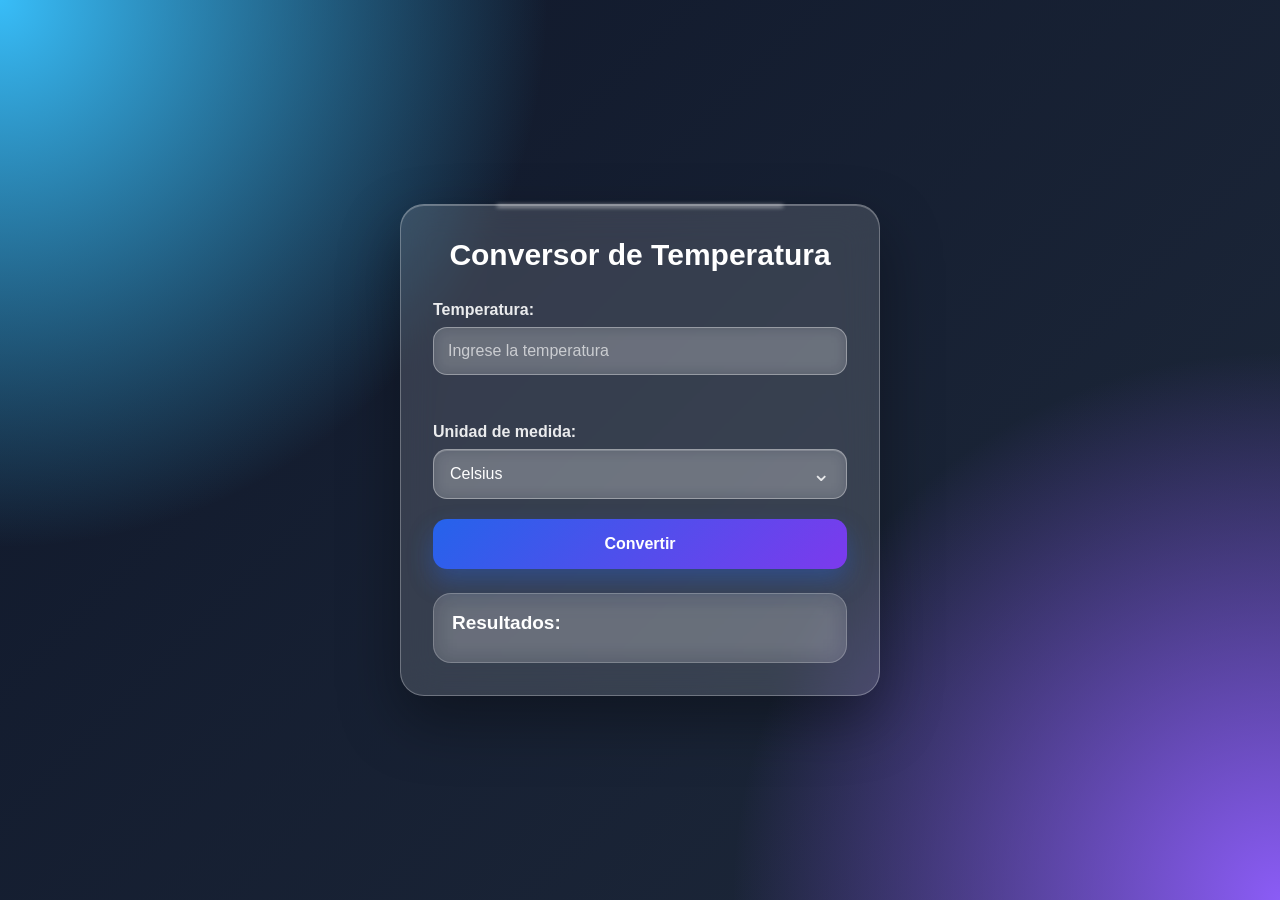
<file: referencias/conversor-temperatura/index.html>
<!DOCTYPE html>
<html lang="en">

<head>
    <meta charset="UTF-8">
    <meta name="viewport" content="width=device-width, initial-scale=1.0">
    <title>Document</title>
    <link rel="stylesheet" href="styles.css">

</head>

<body>
    <main class="app">
        <section class="converter-card">

            <h1>Conversor de Temperatura</h1>

            <section class="input-section">
                <label for="temperatura">Temperatura:</label>
                <input type="number" id="temperatura" placeholder="Ingrese la temperatura">
                <p id="mensaje" class="mensaje"></p>
            </section>

            <section class="input-section">
                <label for="unidad-medida-boton">Unidad de medida:</label>

                <div class="custom-select" id="selector-unidad">
                    <input type="hidden" id="unidad-medida" value="celsius">

                    <button type="button" class="custom-select__button" id="unidad-medida-boton">
                        <span class="custom-select__value">Celsius</span>
                        <span class="custom-select__arrow">⌄</span>
                    </button>

                    <ul class="custom-select__options">
                        <li class="custom-select__option is-selected" data-value="celsius">Celsius</li>
                        <li class="custom-select__option" data-value="fahrenheit">Fahrenheit</li>
                        <li class="custom-select__option" data-value="kelvin">Kelvin</li>
                    </ul>
                </div>
            </section>

            <button id="convertir">Convertir</button>

            <section class="result-section">
                <h2>Resultados:</h2>
                <p id="resultado"></p>
            </section>

        </section>
    </main>


    <script type="module" src="script.js"></script>

</body>

</html>
</file>
<file: assets/css/styles.css>
:root {
    --primary: #2563eb;
    --primary-dark: #1d4ed8;
    --secondary: #7c3aed;
    --success: #22c55e;
    --danger: #ef4444;
    --warning: #f59e0b;
    --bg: #0f172a;
    --bg-2: #1e293b;
    --text: #ffffff;
    --muted: rgba(255, 255, 255, 0.72);
    --glass: rgba(255, 255, 255, 0.14);
    --glass-strong: rgba(255, 255, 255, 0.2);
    --border: rgba(255, 255, 255, 0.22);
    --shadow: 0 25px 60px rgba(0, 0, 0, 0.35);
    --radius-lg: 24px;
    --radius-md: 16px;
    --radius-sm: 10px;
    --navbar-height: 76px;
    --transition: 0.22s ease;
}

[data-theme="light"] {
    --bg: #e0f2fe;
    --bg-2: #f8fafc;
    --text: #0f172a;
    --muted: rgba(15, 23, 42, 0.72);
    --glass: rgba(255, 255, 255, 0.68);
    --glass-strong: rgba(255, 255, 255, 0.86);
    --border: rgba(15, 23, 42, 0.12);
    --shadow: 0 25px 60px rgba(15, 23, 42, 0.18);
}

* {
    box-sizing: border-box;
}

html {
    scroll-behavior: smooth;
}

body {
    margin: 0;
    min-height: 100vh;
    font-family: Arial, Helvetica, sans-serif;
    color: var(--text);
    background:
        radial-gradient(circle at top left, rgba(56, 189, 248, 0.5), transparent 34%),
        radial-gradient(circle at bottom right, rgba(124, 58, 237, 0.5), transparent 34%),
        linear-gradient(135deg, var(--bg), var(--bg-2));
    transition: background var(--transition), color var(--transition);
}

button,
input,
select,
textarea {
    font: inherit;
}

button {
    cursor: pointer;
}

code,
pre {
    font-family: Consolas, Monaco, monospace;
}

pre {
    overflow-x: auto;
    padding: 16px;
    border-radius: var(--radius-md);
    background: rgba(15, 23, 42, 0.75);
    color: #e5e7eb;
    border: 1px solid rgba(255, 255, 255, 0.1);
    transition: background var(--transition), color var(--transition), border-color var(--transition);
    scrollbar-width: thin;
    scrollbar-color: rgba(255, 255, 255, 0.16) transparent;
}

pre::-webkit-scrollbar {
    height: 6px;
}

pre::-webkit-scrollbar-track {
    background: transparent;
}

pre::-webkit-scrollbar-thumb {
    background: rgba(255, 255, 255, 0.16);
    border-radius: 999px;
}

pre::-webkit-scrollbar-thumb:hover {
    background: var(--primary);
}

[data-theme="light"] pre {
    background: rgba(15, 23, 42, 0.05);
    color: #0f172a;
    border: 1px solid rgba(15, 23, 42, 0.1);
}

.scroll-progress {
    position: fixed;
    top: 0;
    left: 0;
    width: 0%;
    height: 4px;
    z-index: 2000;
    background: linear-gradient(90deg, var(--primary), var(--secondary));
}

.glass-navbar {
    position: fixed;
    top: 16px;
    left: 50%;
    transform: translateX(-50%);
    z-index: 1000;
    width: min(1120px, calc(100% - 32px));
    min-height: var(--navbar-height);
    display: flex;
    align-items: center;
    justify-content: space-between;
    gap: 16px;
    padding: 12px 16px;
    background: var(--glass);
    border: 1px solid var(--border);
    border-radius: 999px;
    backdrop-filter: blur(18px);
    -webkit-backdrop-filter: blur(18px);
    box-shadow: var(--shadow);
    overflow: visible;
}

.glass-navbar::before {
    content: "";
    position: absolute;
    inset: 1px;
    border-radius: inherit;
    background: linear-gradient(135deg, rgba(255, 255, 255, 0.12), rgba(255, 255, 255, 0.02));
    pointer-events: none;
}

.glass-navbar > * {
    position: relative;
    z-index: 1;
}

.brand {
    display: inline-flex;
    align-items: center;
    gap: 10px;
    color: var(--text);
    text-decoration: none;
    font-weight: 800;
    transition: transform var(--transition), opacity var(--transition);
}

.brand:hover {
    transform: translateY(-1px);
    opacity: 0.96;
}

.brand__mark {
    width: 42px;
    height: 42px;
    display: grid;
    place-items: center;
    border-radius: 50%;
    background: linear-gradient(135deg, var(--primary), var(--secondary));
    color: #fff;
    box-shadow: 0 10px 24px rgba(79, 70, 229, 0.3);
}

.navbar-links,
.navbar-actions,
.hero-actions,
.badge-row,
.carousel__actions,
.utilities-row,
.unit-buttons,
.chips,
.pagination {
    display: flex;
    align-items: center;
    gap: 10px;
    flex-wrap: wrap;
}

.nav-link,
.icon-button,
.side-link,
.side-group__button,
.dropdown__menu button,
.primary-button,
.secondary-button,
.danger-button,
.chip,
.pagination button,
.carousel__actions button,
.stepper button,
.input-action button {
    border: 1px solid var(--border);
    color: var(--text);
    background: rgba(255, 255, 255, 0.1);
    border-radius: 999px;
    padding: 10px 14px;
    transition: transform var(--transition), background var(--transition), border-color var(--transition), box-shadow var(--transition);
}

.nav-link {
    font-weight: 700;
    letter-spacing: 0.01em;
}

.nav-link:hover,
.icon-button:hover,
.side-link:hover,
.side-group__button:hover,
.dropdown__menu button:hover,
.secondary-button:hover,
.chip:hover,
.pagination button:hover {
    background: var(--glass-strong);
    transform: translateY(-1px);
}

.nav-link.is-active,
.side-link.is-active,
.chip.is-active,
.pagination button.is-active {
    background: linear-gradient(135deg, var(--primary), var(--secondary));
    color: #ffffff;
    border-color: transparent;
    box-shadow: 0 14px 28px rgba(79, 70, 229, 0.28);
}

.icon-button {
    width: 44px;
    height: 44px;
    display: inline-grid;
    place-items: center;
    padding: 0;
    font-size: 20px;
}

.icon-button--label {
    width: auto;
    min-width: 72px;
    padding-inline: 16px;
    font-size: 14px;
    font-weight: 700;
}

.dropdown {
    position: relative;
    z-index: 5;
}

.dropdown.is-open {
    z-index: 1200;
}

.dropdown__button::after {
    content: "v";
    margin-left: 8px;
    font-size: 11px;
    opacity: 0.78;
}

.dropdown__menu {
    position: absolute;
    top: calc(100% + 10px);
    right: 0;
    z-index: 1100;
    min-width: 200px;
    display: grid;
    gap: 8px;
    padding: 10px;
    opacity: 0;
    transform: translateY(-8px);
    pointer-events: none;
    background:
        linear-gradient(180deg, rgba(30, 41, 59, 0.82), rgba(15, 23, 42, 0.92)),
        rgba(15, 23, 42, 0.88);
    border: 1px solid rgba(255, 255, 255, 0.18);
    border-radius: var(--radius-md);
    backdrop-filter: blur(22px);
    -webkit-backdrop-filter: blur(22px);
    box-shadow:
        0 18px 40px rgba(2, 6, 23, 0.36),
        inset 0 1px 0 rgba(255, 255, 255, 0.06);
    transition: opacity var(--transition), transform var(--transition), background var(--transition);
}

.dropdown.is-open .dropdown__menu {
    opacity: 1;
    transform: translateY(0);
    pointer-events: auto;
}

[data-theme="light"] .dropdown__menu {
    background: rgba(255, 255, 255, 0.96);
    border-color: rgba(15, 23, 42, 0.12);
    box-shadow: 0 12px 40px rgba(15, 23, 42, 0.18);
}

[data-theme="light"] .dropdown__menu button {
    color: #0f172a;
}

[data-theme="light"] .dropdown__menu button:hover {
    background: rgba(37, 99, 235, 0.08);
    color: var(--primary);
}

.dropdown__menu button {
    display: block;
    width: 100%;
    border-radius: var(--radius-sm);
    padding: 10px 14px;
    text-align: left;
    font-size: 14px;
    font-weight: 600;
    color: var(--text);
    background: rgba(255, 255, 255, 0.06);
    border-color: rgba(255, 255, 255, 0.12);
    text-shadow: 0 1px 2px rgba(2, 6, 23, 0.45);
    transition: background var(--transition), transform var(--transition), padding-left var(--transition);
}

.dropdown__menu button:hover {
    background: rgba(255, 255, 255, 0.12);
    padding-left: 20px;
}

.sidebar {
    position: fixed;
    top: 0;
    left: 0;
    z-index: 1500;
    width: min(340px, 86vw);
    height: 100vh;
    padding: 20px;
    background: var(--glass-strong);
    color: var(--text);
    border-right: 1px solid var(--border);
    backdrop-filter: blur(20px);
    -webkit-backdrop-filter: blur(20px);
    transform: translateX(-105%);
    transition: transform var(--transition), background var(--transition), color var(--transition), border-color var(--transition);
}

.sidebar.is-open {
    transform: translateX(0);
}

.sidebar__header {
    display: flex;
    align-items: center;
    justify-content: space-between;
    margin-bottom: 20px;
}

.sidebar__content,
.side-group__content {
    display: grid;
    gap: 10px;
}

.side-link,
.side-group__button,
.side-group__content button {
    width: 100%;
    text-align: left;
}

.side-group__content {
    max-height: 0;
    overflow: hidden;
    transition: max-height var(--transition);
    padding-left: 12px;
}

.side-group.is-open .side-group__content {
    max-height: 220px;
}

.side-group__content button {
    border: 0;
    border-radius: var(--radius-sm);
    padding: 10px 12px;
    color: var(--text);
    background: rgba(255, 255, 255, 0.08);
    transition: background var(--transition), color var(--transition);
}

[data-theme="light"] .side-group__content button {
    background: rgba(0, 0, 0, 0.05);
}

.overlay {
    position: fixed;
    inset: 0;
    z-index: 1400;
    background: rgba(0, 0, 0, 0.45);
    opacity: 0;
    pointer-events: none;
    transition: opacity var(--transition);
}

.overlay.is-active {
    opacity: 1;
    pointer-events: auto;
}

.page-shell {
    width: min(1120px, calc(100% - 32px));
    margin: 0 auto;
    padding: 120px 0 80px;
}

.view-section {
    display: none;
    animation: fadeIn 0.35s ease;
}

.view-section.is-active {
    display: block;
}

@keyframes fadeIn {
    from { opacity: 0; transform: translateY(10px); }
    to { opacity: 1; transform: translateY(0); }
}

.glass-panel {
    background: var(--glass);
    border: 1px solid var(--border);
    border-radius: var(--radius-lg);
    padding: 26px;
    box-shadow: var(--shadow);
    backdrop-filter: blur(18px);
    -webkit-backdrop-filter: blur(18px);
}

.hero {
    min-height: 360px;
    display: grid;
    align-content: center;
}

.eyebrow {
    display: inline-block;
    margin-bottom: 10px;
    color: #93c5fd;
    font-weight: 800;
    letter-spacing: 0.08em;
    text-transform: uppercase;
    font-size: 13px;
}

h1,
h2,
h3,
p {
    margin-top: 0;
}

h1 {
    max-width: 850px;
    font-size: clamp(34px, 7vw, 64px);
    line-height: 1.05;
    margin-bottom: 18px;
}

h2 {
    font-size: clamp(28px, 5vw, 42px);
    margin-bottom: 12px;
}

p,
.muted {
    color: var(--muted);
    line-height: 1.7;
}

.primary-button {
    background: linear-gradient(135deg, var(--primary), var(--secondary));
    color: #ffffff;
    border-color: transparent;
    box-shadow: 0 16px 30px rgba(37, 99, 235, 0.32);
}

.primary-button:hover,
.danger-button:hover {
    transform: translateY(-2px);
}

.secondary-button {
    background: rgba(255, 255, 255, 0.12);
}

.danger-button {
    background: rgba(239, 68, 68, 0.9);
    color: #ffffff;
    border-color: transparent;
}

.stats-grid,
.feature-grid,
.component-grid,
.card-grid,
.two-column {
    display: grid;
    gap: 18px;
}

.stats-grid {
    grid-template-columns: repeat(3, 1fr);
    margin-top: 18px;
}

.stat-card strong {
    display: block;
    font-size: 42px;
}

.feature-grid {
    grid-template-columns: repeat(4, 1fr);
    margin-top: 18px;
}

.section-heading--compact {
    margin-bottom: 0;
}

.study-path {
    display: grid;
    gap: 22px;
    margin: 40px 0 8px;
}

.learning-grid {
    display: grid;
    grid-template-columns: repeat(auto-fit, minmax(220px, 1fr));
    gap: 18px;
}

.learning-card {
    display: grid;
    align-content: start;
    gap: 12px;
}

.learning-card__step {
    display: inline-flex;
    width: fit-content;
    padding: 6px 10px;
    border-radius: 999px;
    font-size: 11px;
    font-weight: 800;
    letter-spacing: 0.08em;
    text-transform: uppercase;
    color: #ffffff;
    background: linear-gradient(135deg, var(--primary), var(--secondary));
}

.learning-card h3,
.bootstrap-callout h3 {
    margin: 0;
}

.learning-card p {
    margin: 0;
    color: var(--muted);
}

.feature-card {
    padding: 18px;
    border-radius: var(--radius-md);
    background: rgba(255, 255, 255, 0.1);
    border: 1px solid var(--border);
    transition: transform var(--transition), box-shadow var(--transition), background var(--transition), border-color var(--transition);
}

.feature-card strong {
    display: block;
    margin-bottom: 8px;
}

.feature-card--button {
    width: 100%;
    text-align: left;
    color: var(--text);
    cursor: pointer;
}

.feature-card--button:hover {
    transform: translateY(-2px);
    box-shadow: 0 18px 32px rgba(15, 23, 42, 0.14);
}

.section-heading {
    margin-bottom: 22px;
}

.component-grid {
    grid-template-columns: repeat(2, 1fr);
}

.two-column {
    grid-template-columns: 1fr 1fr;
}

input,
select,
textarea {
    width: 100%;
    min-height: 48px;
    border: 1px solid var(--border);
    border-radius: var(--radius-sm);
    padding: 12px 14px;
    color: var(--text);
    background: rgba(255, 255, 255, 0.12);
    outline: none;
    transition: box-shadow var(--transition), border-color var(--transition), background var(--transition);
}

textarea {
    resize: vertical;
}

input::placeholder,
textarea::placeholder {
    color: var(--muted);
}

input:focus,
select:focus,
textarea:focus {
    border-color: rgba(147, 197, 253, 0.9);
    box-shadow: 0 0 0 4px rgba(147, 197, 253, 0.18);
}

label {
    display: block;
    margin: 12px 0 8px;
    font-weight: 800;
}

.form-card {
    display: grid;
}

.field-error {
    min-height: 18px;
    color: #fecaca;
}

.input-action {
    display: flex;
    gap: 10px;
}

.input-action input {
    flex: 1;
}

.check-line {
    display: flex;
    align-items: center;
    gap: 10px;
    font-weight: 500;
}

.check-line input {
    width: auto;
    min-height: auto;
}

.badge,
.notification-badge {
    display: inline-flex;
    align-items: center;
    justify-content: center;
    border-radius: 999px;
    padding: 7px 10px;
    color: #ffffff;
    background: rgba(37, 99, 235, 0.9);
    font-size: 13px;
    font-weight: 800;
}

.notification-badge {
    width: 32px;
    height: 32px;
    padding: 0;
}

.custom-select {
    position: relative;
    width: 100%;
    z-index: 20;
}

.component-grid > article:first-child {
    position: relative;
    z-index: 10;
}

.custom-select__button {
    width: 100%;
    min-height: 50px;
    display: flex;
    align-items: center;
    justify-content: space-between;
    padding: 12px 16px;
    color: var(--text);
    background: rgba(255, 255, 255, 0.16);
    border: 1px solid var(--border);
    border-radius: var(--radius-sm);
    backdrop-filter: blur(8px);
}

[data-theme="light"] .custom-select__button {
    background: rgba(255, 255, 255, 0.92);
    border-color: rgba(15, 23, 42, 0.12);
    box-shadow: 0 10px 24px rgba(15, 23, 42, 0.08);
}

.custom-select__arrow {
    font-size: 22px;
    transition: transform var(--transition);
}

.custom-select__options {
    position: absolute;
    top: calc(100% + 8px);
    left: 0;
    width: 100%;
    margin: 0;
    padding: 8px;
    list-style: none;
    opacity: 0;
    transform: translateY(-8px);
    pointer-events: none;
    background:
        linear-gradient(180deg, rgba(30, 41, 59, 0.82), rgba(15, 23, 42, 0.92)),
        rgba(15, 23, 42, 0.88);
    border: 1px solid rgba(255, 255, 255, 0.16);
    border-radius: var(--radius-md);
    backdrop-filter: blur(22px);
    -webkit-backdrop-filter: blur(22px);
    box-shadow:
        0 20px 44px rgba(2, 6, 23, 0.34),
        inset 0 1px 0 rgba(255, 255, 255, 0.05);
    transition: opacity var(--transition), transform var(--transition), background var(--transition), border-color var(--transition);
}

[data-theme="light"] .custom-select__options {
    background: rgba(255, 255, 255, 0.96);
    border-color: rgba(15, 23, 42, 0.12);
}

.custom-select.is-open .custom-select__options {
    opacity: 1;
    transform: translateY(0);
    pointer-events: auto;
}

.custom-select.is-open .custom-select__arrow {
    transform: rotate(180deg);
}

.custom-select__option {
    padding: 12px 14px;
    border-radius: var(--radius-sm);
    color: var(--text);
    text-shadow: 0 1px 2px rgba(2, 6, 23, 0.45);
    cursor: pointer;
    transition: color var(--transition), background var(--transition), transform var(--transition);
}

.custom-select__option:hover {
    background: rgba(255, 255, 255, 0.1);
    transform: translateX(2px);
}

.custom-select__option.is-selected {
    background: linear-gradient(135deg, var(--primary), var(--secondary));
    box-shadow: 0 12px 24px rgba(79, 70, 229, 0.24);
}

.tabs__buttons {
    display: flex;
    gap: 8px;
    margin-bottom: 12px;
}

.tabs__buttons button {
    border: 1px solid var(--border);
    border-radius: 999px;
    padding: 8px 12px;
    color: var(--text);
    background: rgba(255, 255, 255, 0.12);
}

.tabs__buttons button.is-active {
    background: linear-gradient(135deg, var(--primary), var(--secondary));
    color: #ffffff;
}

.tab-panel {
    display: none;
    padding: 14px;
    border-radius: var(--radius-sm);
    background: rgba(255, 255, 255, 0.08);
}

[data-theme="light"] .tab-panel {
    background: rgba(255, 255, 255, 0.78);
    border: 1px solid rgba(15, 23, 42, 0.08);
}

.tab-panel.is-active {
    display: block;
}

.accordion__button {
    width: 100%;
    margin-top: 8px;
    padding: 12px;
    text-align: left;
    color: var(--text);
    background: rgba(255, 255, 255, 0.12);
    border: 1px solid var(--border);
    border-radius: var(--radius-sm);
}

.accordion__content {
    max-height: 0;
    overflow: hidden;
    color: var(--muted);
    transition: max-height var(--transition), padding var(--transition);
}

.accordion__content.is-open {
    max-height: 140px;
    padding: 12px;
}

.carousel__slide {
    display: none;
    min-height: 120px;
    place-items: center;
    border-radius: var(--radius-md);
    background: linear-gradient(135deg, rgba(37, 99, 235, 0.6), rgba(124, 58, 237, 0.6));
    color: #ffffff;
    font-weight: 900;
}

.carousel__slide.is-active {
    display: grid;
}

.modal {
    width: min(520px, calc(100% - 32px));
    border: 1px solid var(--border);
    border-radius: var(--radius-lg);
    padding: 0;
    color: var(--text);
    background: var(--glass-strong);
    backdrop-filter: blur(20px);
    -webkit-backdrop-filter: blur(20px);
    box-shadow: var(--shadow);
}

.modal::backdrop {
    background: rgba(0, 0, 0, 0.55);
}

.modal__content {
    position: relative;
    padding: 26px;
}

.modal__close {
    position: absolute;
    top: 14px;
    right: 14px;
    width: 36px;
    height: 36px;
    border-radius: 50%;
    border: 1px solid var(--border);
    color: var(--text);
    background: rgba(255, 255, 255, 0.12);
    transition: color var(--transition), background var(--transition);
}

[data-theme="light"] .modal__close {
    background: rgba(0, 0, 0, 0.06);
}

.toast-container {
    position: fixed;
    right: 20px;
    bottom: 80px;
    z-index: 2000;
    display: grid;
    gap: 10px;
}

.toast {
    padding: 14px 16px;
    border-radius: var(--radius-md);
    color: var(--text);
    background: var(--glass-strong);
    border: 1px solid var(--border);
    box-shadow: var(--shadow);
    animation: slideToast 0.25s ease;
    backdrop-filter: blur(12px);
    -webkit-backdrop-filter: blur(12px);
}

@keyframes slideToast {
    from { opacity: 0; transform: translateX(20px); }
    to { opacity: 1; transform: translateX(0); }
}

.tooltip {
    position: relative;
}

.tooltip::after {
    content: attr(data-tooltip);
    position: absolute;
    bottom: calc(100% + 8px);
    right: 0;
    width: 210px;
    padding: 10px;
    border-radius: var(--radius-sm);
    color: var(--text);
    background: var(--glass-strong);
    border: 1px solid var(--border);
    backdrop-filter: blur(10px);
    -webkit-backdrop-filter: blur(10px);
    opacity: 0;
    pointer-events: none;
    transform: translateY(6px);
    transition: opacity var(--transition), transform var(--transition), background var(--transition), color var(--transition);
}

.tooltip:hover::after {
    opacity: 1;
    transform: translateY(0);
}

.data-toolbar {
    display: grid;
    grid-template-columns: 1fr 220px;
    gap: 14px;
    margin-bottom: 18px;
    position: relative;
    z-index: 10;
}

.chips {
    grid-column: 1 / -1;
}

.card-grid {
    grid-template-columns: repeat(3, 1fr);
}

.product-card {
    border: 1px solid var(--border);
    border-radius: var(--radius-lg);
    padding: 18px;
    background: rgba(255, 255, 255, 0.1);
}

[data-theme="light"] .feature-card,
[data-theme="light"] .product-card,
[data-theme="light"] .item-list li {
    background: rgba(255, 255, 255, 0.76);
    border-color: rgba(15, 23, 42, 0.12);
    box-shadow: 0 14px 30px rgba(15, 23, 42, 0.08);
}

.product-card__meta {
    display: flex;
    justify-content: space-between;
    gap: 8px;
    color: var(--muted);
}

.pagination {
    margin: 18px 0;
    justify-content: center;
}

.table-wrap {
    overflow-x: auto;
}

.data-table {
    width: 100%;
    border-collapse: collapse;
    margin-top: 14px;
}

.data-table th,
.data-table td {
    padding: 12px;
    border-bottom: 1px solid var(--border);
    text-align: left;
}

.data-table th {
    cursor: pointer;
    color: #93c5fd;
}

.item-list {
    padding: 0;
    list-style: none;
    display: grid;
    gap: 10px;
}

.item-list li {
    display: flex;
    align-items: center;
    justify-content: space-between;
    gap: 10px;
    padding: 12px;
    border-radius: var(--radius-sm);
    background: rgba(255, 255, 255, 0.1);
    border: 1px solid var(--border);
}

.draggable-list li {
    cursor: grab;
}

.temperature-tool {
    transition: background var(--transition);
}

.utilities-cards-grid {
    display: grid;
    grid-template-columns: repeat(auto-fit, minmax(360px, 1fr));
    gap: 24px;
}

.utility-card {
    display: grid;
    align-content: start;
    gap: 18px;
    transition: transform var(--transition), box-shadow var(--transition);
}

.utility-card:hover {
    transform: translateY(-4px);
    box-shadow: 0 20px 40px rgba(0, 0, 0, 0.25);
}

[data-theme="light"] .utility-card:hover {
    box-shadow: 0 20px 40px rgba(0, 0, 0, 0.12);
}

.utility-card.is-hidden {
    display: none;
}

.utility-badge-bar {
    display: flex;
    flex-wrap: wrap;
    gap: 12px;
    margin-bottom: 8px;
}

.bootstrap-callout {
    display: grid;
    gap: 20px;
    margin-bottom: 20px;
    background:
        radial-gradient(circle at top right, rgba(14, 165, 233, 0.18), transparent 28%),
        radial-gradient(circle at top left, rgba(20, 184, 166, 0.14), transparent 24%),
        rgba(255, 255, 255, 0.04);
}

.bootstrap-map {
    display: grid;
    grid-template-columns: repeat(auto-fit, minmax(200px, 1fr));
    gap: 14px;
}

.bootstrap-map__card {
    padding: 18px;
    border: 1px solid var(--border);
    border-radius: var(--radius-md);
    background: rgba(15, 23, 42, 0.24);
}

[data-theme="light"] .bootstrap-map__card {
    background: rgba(255, 255, 255, 0.78);
}

.bootstrap-map__card strong {
    display: block;
    margin-bottom: 10px;
    line-height: 1.5;
}

.bootstrap-map__card p {
    margin: 0;
    color: var(--muted);
}

.bootstrap-study-lab {
    display: grid;
    gap: 20px;
    margin-bottom: 20px;
    background:
        radial-gradient(circle at bottom left, rgba(59, 130, 246, 0.16), transparent 26%),
        radial-gradient(circle at top right, rgba(250, 204, 21, 0.08), transparent 18%),
        rgba(255, 255, 255, 0.04);
}

.bootstrap-study-lab__header {
    display: flex;
    align-items: start;
    justify-content: space-between;
    gap: 16px;
    flex-wrap: wrap;
}

.bootstrap-study-lab__header h3 {
    margin-bottom: 10px;
}

.bootstrap-cheatsheet,
.bootstrap-compare {
    display: grid;
    grid-template-columns: repeat(auto-fit, minmax(240px, 1fr));
    gap: 16px;
}

.bootstrap-cheatsheet__item,
.bootstrap-compare__panel,
.bootstrap-reto {
    padding: 18px;
    border: 1px solid var(--border);
    border-radius: var(--radius-md);
    background: rgba(15, 23, 42, 0.22);
}

[data-theme="light"] .bootstrap-cheatsheet__item,
[data-theme="light"] .bootstrap-compare__panel,
[data-theme="light"] .bootstrap-reto {
    background: rgba(255, 255, 255, 0.78);
}

.bootstrap-cheatsheet__item {
    display: grid;
    gap: 10px;
}

.bootstrap-cheatsheet__item strong {
    font-size: 1rem;
}

.bootstrap-cheatsheet__item code,
.bootstrap-compare__label {
    display: inline-flex;
    width: fit-content;
    padding: 6px 10px;
    border-radius: 999px;
    background: rgba(37, 99, 235, 0.16);
    color: #bfdbfe;
}

[data-theme="light"] .bootstrap-cheatsheet__item code,
[data-theme="light"] .bootstrap-compare__label {
    color: #1d4ed8;
    background: rgba(37, 99, 235, 0.1);
}

.bootstrap-cheatsheet__item p,
.bootstrap-cheatsheet__item span,
.bootstrap-reto p {
    margin: 0;
    color: var(--muted);
    line-height: 1.7;
}

.bootstrap-compare__panel {
    display: grid;
    gap: 12px;
}

.bootstrap-compare__panel pre {
    margin: 0;
    min-height: 100%;
}

.bootstrap-reto {
    display: grid;
    gap: 10px;
}

.pricing-lab {
    display: grid;
    grid-template-columns: repeat(auto-fit, minmax(220px, 1fr));
    gap: 16px;
}

.pricing-lab__card {
    display: grid;
    gap: 14px;
    padding: 20px;
    border: 1px solid var(--border);
    border-radius: var(--radius-md);
    background: rgba(255, 255, 255, 0.06);
}

.pricing-lab__card--featured {
    background: linear-gradient(180deg, rgba(37, 99, 235, 0.2), rgba(255, 255, 255, 0.08));
    border-color: rgba(37, 99, 235, 0.5);
    box-shadow: 0 18px 36px rgba(37, 99, 235, 0.16);
}

[data-theme="light"] .pricing-lab__card {
    background: rgba(255, 255, 255, 0.82);
}

.pricing-lab__badge {
    display: inline-flex;
    width: fit-content;
    padding: 6px 10px;
    border-radius: 999px;
    background: rgba(37, 99, 235, 0.16);
    color: #bfdbfe;
    font-size: 12px;
    font-weight: 700;
}

[data-theme="light"] .pricing-lab__badge {
    color: #1d4ed8;
    background: rgba(37, 99, 235, 0.1);
}

.pricing-lab__price {
    margin: 0;
    font-size: 2rem;
    font-weight: 800;
    color: var(--text);
}

.pricing-lab__price span {
    font-size: 0.9rem;
    font-weight: 600;
    color: var(--muted);
}

.pricing-lab__list {
    display: grid;
    gap: 8px;
    margin: 0;
    padding-left: 18px;
    color: var(--muted);
}

.learning-points {
    display: grid;
    gap: 10px;
    margin: 0;
    padding-left: 18px;
    color: var(--muted);
}

.utility-badge {
    display: flex;
    flex-direction: column;
    align-items: center;
    text-align: center;
    gap: 4px;
    padding: 14px 22px;
    border: 1px solid var(--border);
    border-radius: var(--radius-md);
    background: rgba(255, 255, 255, 0.06);
    color: var(--text);
    cursor: pointer;
    transition: background var(--transition), border-color var(--transition), transform var(--transition), box-shadow var(--transition);
    min-width: 160px;
}

.utility-badge:hover {
    background: rgba(255, 255, 255, 0.12);
    border-color: var(--primary);
    transform: translateY(-2px);
    box-shadow: 0 8px 24px rgba(0, 0, 0, 0.15);
}

.utility-badge.is-active {
    background: linear-gradient(135deg, var(--primary), var(--secondary));
    border-color: transparent;
    color: #ffffff;
    box-shadow: 0 4px 16px rgba(37, 99, 235, 0.35);
}

[data-theme="light"] .utility-badge {
    background: rgba(255, 255, 255, 0.7);
    border-color: rgba(15, 23, 42, 0.12);
}

[data-theme="light"] .utility-badge:hover {
    background: rgba(255, 255, 255, 0.9);
    border-color: var(--primary);
}

[data-theme="light"] .utility-badge.is-active {
    background: linear-gradient(135deg, var(--primary), var(--secondary));
    border-color: transparent;
    color: #ffffff;
}

.utility-badge span {
    font-size: 11px;
    font-weight: 700;
    text-transform: uppercase;
    letter-spacing: 0.06em;
    opacity: 0.85;
}

.utility-badge strong {
    font-size: 14px;
    font-weight: 700;
    line-height: 1.3;
}

.utility-card__header {
    display: flex;
    align-items: start;
    justify-content: space-between;
    gap: 12px;
    flex-wrap: wrap;
}

.utility-card__header h3 {
    margin-bottom: 0;
}

.utility-card__actions {
    display: flex;
    align-items: center;
    gap: 14px;
    flex-wrap: wrap;
}

.temperature-tool.unit-celsius {
    background: radial-gradient(circle at top left, rgba(248, 113, 113, 0.4), transparent 50%), linear-gradient(135deg, rgba(127, 29, 29, 0.75), rgba(17, 24, 39, 0.85));
}

.temperature-tool.unit-fahrenheit {
    background: radial-gradient(circle at top left, rgba(96, 165, 250, 0.45), transparent 50%), linear-gradient(135deg, rgba(30, 58, 138, 0.75), rgba(17, 24, 39, 0.85));
}

.temperature-tool.unit-kelvin {
    background: radial-gradient(circle at top left, rgba(74, 222, 128, 0.4), transparent 50%), linear-gradient(135deg, rgba(20, 83, 45, 0.75), rgba(17, 24, 39, 0.85));
}

[data-theme="light"] .temperature-tool.unit-celsius {
    background: radial-gradient(circle at top left, rgba(248, 113, 113, 0.35), transparent 50%), linear-gradient(135deg, rgba(254, 202, 202, 0.75), rgba(248, 250, 252, 0.85));
}

[data-theme="light"] .temperature-tool.unit-fahrenheit {
    background: radial-gradient(circle at top left, rgba(96, 165, 250, 0.3), transparent 50%), linear-gradient(135deg, rgba(191, 219, 254, 0.75), rgba(248, 250, 252, 0.85));
}

[data-theme="light"] .temperature-tool.unit-kelvin {
    background: radial-gradient(circle at top left, rgba(74, 222, 128, 0.3), transparent 50%), linear-gradient(135deg, rgba(187, 247, 208, 0.75), rgba(248, 250, 252, 0.85));
}

.unit-button {
    width: 64px;
    height: 64px;
    border: 1px solid var(--border);
    border-radius: 20px;
    color: #ffffff;
    background: rgba(255, 255, 255, 0.12);
    font-size: 22px;
    font-weight: 900;
}

.unit-button.is-active[data-unit="celsius"] {
    background: linear-gradient(135deg, #ef4444, #991b1b);
}

.unit-button.is-active[data-unit="fahrenheit"] {
    background: linear-gradient(135deg, #3b82f6, #1e3a8a);
}

.unit-button.is-active[data-unit="kelvin"] {
    background: linear-gradient(135deg, #22c55e, #14532d);
}

.result-box {
    margin-top: 18px;
    padding: 18px;
    border-radius: var(--radius-md);
    background: rgba(255, 255, 255, 0.12);
    border: 1px solid var(--border);
    line-height: 1.7;
}

.profile-lab {
    perspective: 1200px;
    min-height: 470px;
}

.profile-lab__flip {
    position: relative;
    min-height: 470px;
    transform-style: preserve-3d;
    transition: transform 0.8s ease;
}

.profile-lab__flip.is-flipped {
    transform: rotateY(180deg);
}

.profile-lab__face {
    position: absolute;
    inset: 0;
    display: grid;
    align-content: start;
    justify-items: center;
    gap: 14px;
    padding: 24px;
    border-radius: var(--radius-lg);
    background: linear-gradient(180deg, rgba(255, 255, 255, 0.14), rgba(255, 255, 255, 0.08));
    border: 1px solid var(--border);
    backface-visibility: hidden;
}

.profile-lab__face--back {
    transform: rotateY(180deg);
}

[data-theme="light"] .profile-lab__face {
    background: linear-gradient(180deg, rgba(255, 255, 255, 0.9), rgba(255, 255, 255, 0.72));
}

.profile-lab__avatar {
    width: 110px;
    height: 110px;
    display: grid;
    place-items: center;
    border-radius: 50%;
    color: #ffffff;
    font-size: 34px;
    font-weight: 900;
    background: linear-gradient(135deg, var(--primary), #14b8a6);
    box-shadow: 0 20px 35px rgba(37, 99, 235, 0.28);
}

.profile-lab__role {
    margin: 0;
    padding: 8px 16px;
    border-radius: 999px;
    color: #ffffff;
    font-weight: 700;
    background: linear-gradient(135deg, var(--primary), var(--secondary));
}

.profile-lab__badges,
.profile-lab__links,
.profile-lab__tech-grid {
    display: flex;
    flex-wrap: wrap;
    gap: 10px;
    justify-content: center;
}

.profile-lab__badges span,
.profile-lab__tech-grid span {
    padding: 8px 12px;
    border-radius: 999px;
    background: rgba(255, 255, 255, 0.1);
    border: 1px solid var(--border);
}

[data-theme="light"] .profile-lab__badges span,
[data-theme="light"] .profile-lab__tech-grid span {
    background: rgba(15, 23, 42, 0.05);
}

.profile-lab__links a {
    text-decoration: none;
    color: var(--text);
    padding: 10px 14px;
    border-radius: 999px;
    background: rgba(255, 255, 255, 0.08);
    border: 1px solid var(--border);
}

.shop-lab {
    display: grid;
    gap: 18px;
}

.shop-lab__topbar {
    display: flex;
    align-items: center;
    justify-content: space-between;
    gap: 12px;
    padding: 14px 16px;
    border-radius: var(--radius-md);
    background: rgba(255, 255, 255, 0.08);
    border: 1px solid var(--border);
}

.shop-lab__badge {
    min-width: 34px;
    height: 34px;
    display: inline-grid;
    place-items: center;
    padding: 0 10px;
    border-radius: 999px;
    color: #ffffff;
    font-weight: 800;
    background: linear-gradient(135deg, var(--primary), var(--secondary));
}

.shop-lab__grid {
    display: grid;
    grid-template-columns: repeat(2, minmax(0, 1fr));
    gap: 12px;
}

.shop-product,
.shop-cart {
    padding: 16px;
    border-radius: var(--radius-md);
    background: rgba(255, 255, 255, 0.08);
    border: 1px solid var(--border);
}

[data-theme="light"] .shop-product,
[data-theme="light"] .shop-cart,
[data-theme="light"] .shop-lab__topbar,
[data-theme="light"] .utility-steps {
    background: rgba(255, 255, 255, 0.8);
    border-color: rgba(15, 23, 42, 0.1);
}

.shop-product h4,
.shop-cart h4 {
    margin-bottom: 6px;
}

.shop-cart {
    display: grid;
    gap: 12px;
}

.shop-cart__head,
.shop-cart__total {
    display: flex;
    align-items: center;
    justify-content: space-between;
    gap: 12px;
}

.shop-cart__list {
    list-style: none;
    padding: 0;
    margin: 0;
    display: grid;
    gap: 10px;
}

.shop-cart__item {
    display: flex;
    align-items: center;
    justify-content: space-between;
    gap: 12px;
    padding: 12px;
    border-radius: var(--radius-sm);
    background: rgba(255, 255, 255, 0.08);
    border: 1px solid var(--border);
}

[data-theme="light"] .shop-cart__item {
    background: rgba(15, 23, 42, 0.04);
}

.shop-cart__item p {
    margin-bottom: 0;
}

.utility-steps {
    padding: 18px;
    border-radius: var(--radius-md);
    background: rgba(255, 255, 255, 0.06);
    border: 1px solid var(--border);
}

.utility-steps h4 {
    margin-bottom: 10px;
}

.utility-steps ol {
    margin: 0;
    padding-left: 22px;
    color: var(--muted);
    line-height: 1.7;
}

.stepper__steps {
    display: flex;
    gap: 12px;
    margin-bottom: 12px;
}

.stepper__steps span {
    width: 36px;
    height: 36px;
    display: grid;
    place-items: center;
    border-radius: 50%;
    background: rgba(255, 255, 255, 0.12);
    border: 1px solid var(--border);
}

.stepper__steps span.is-active {
    background: linear-gradient(135deg, var(--primary), var(--secondary));
    color: #ffffff;
}

.skeleton {
    height: 18px;
    margin-top: 12px;
    border-radius: 999px;
    background: linear-gradient(90deg, rgba(255,255,255,0.08), rgba(255,255,255,0.24), rgba(255,255,255,0.08));
    background-size: 200% 100%;
    animation: loading 1.2s infinite;
}

@keyframes loading {
    to { background-position: -200% 0; }
}

.reveal {
    opacity: 0;
    transform: translateY(18px);
    transition: opacity 0.6s ease, transform 0.6s ease;
}

.reveal.is-visible {
    opacity: 1;
    transform: translateY(0);
}

.back-to-top {
    position: fixed;
    right: 20px;
    bottom: 20px;
    z-index: 900;
    width: 48px;
    height: 48px;
    border: 1px solid var(--border);
    border-radius: 50%;
    color: #ffffff;
    background: linear-gradient(135deg, var(--primary), var(--secondary));
    opacity: 0;
    pointer-events: none;
    transition: opacity var(--transition), transform var(--transition);
}

.back-to-top.is-visible {
    opacity: 1;
    pointer-events: auto;
}

/* Guía Interactiva Layout */
.guide-layout {
    display: grid;
    grid-template-columns: 320px 1fr;
    gap: 24px;
    align-items: start;
}

.guide-sidebar {
    position: sticky;
    top: calc(var(--navbar-height) + 32px);
    max-height: calc(100vh - var(--navbar-height) - 80px);
    overflow-y: auto;
    padding: 20px;
    scrollbar-width: thin;
    scrollbar-color: rgba(255, 255, 255, 0.18) rgba(255, 255, 255, 0.02);
}

.guide-sidebar::-webkit-scrollbar {
    width: 6px;
    height: 6px;
}

.guide-sidebar::-webkit-scrollbar-track {
    background: rgba(255, 255, 255, 0.02);
    border-radius: 999px;
}

.guide-sidebar::-webkit-scrollbar-thumb {
    background: rgba(255, 255, 255, 0.18);
    border-radius: 999px;
}

.guide-sidebar::-webkit-scrollbar-thumb:hover {
    background: linear-gradient(180deg, var(--primary), var(--secondary));
}

.guide-sidebar .accordion__content.is-open {
    max-height: 2000px;
    overflow: hidden;
}

.guide-sidebar h3 {
    margin-bottom: 16px;
    font-size: 18px;
    border-bottom: 1px solid var(--border);
    padding-bottom: 8px;
}

.guide-search,
.guide-empty {
    display: grid;
    gap: 12px;
    margin-bottom: 18px;
}

.guide-search__label {
    font-size: 13px;
    font-weight: 700;
    color: var(--text);
}

.guide-search__row {
    display: grid;
    grid-template-columns: 1fr auto;
    gap: 10px;
    align-items: center;
}

.guide-search__input {
    min-height: 44px;
    padding: 0 14px;
    border: 1px solid var(--border);
    border-radius: var(--radius-sm);
    color: var(--text);
    background: rgba(255, 255, 255, 0.08);
}

.guide-search__meta {
    display: grid;
    gap: 6px;
}

.guide-results-count {
    font-size: 12px;
    font-weight: 800;
    letter-spacing: 0.04em;
    text-transform: uppercase;
    color: var(--primary-light);
}

.guide-search__chips {
    display: flex;
    flex-wrap: wrap;
    gap: 8px;
}

.guide-search__chip {
    padding: 8px 12px;
    border: 1px solid var(--border);
    border-radius: 999px;
    color: var(--text);
    background: rgba(255, 255, 255, 0.06);
    transition: background var(--transition), border-color var(--transition), transform var(--transition);
}

.guide-search__chip:hover {
    background: rgba(37, 99, 235, 0.14);
    border-color: rgba(37, 99, 235, 0.34);
    transform: translateY(-1px);
}

.guide-sidebar .accordion__button {
    display: flex;
    align-items: center;
    justify-content: space-between;
    gap: 12px;
}

.guide-category-count {
    min-width: 28px;
    padding: 4px 8px;
    border-radius: 999px;
    color: #ffffff;
    background: rgba(37, 99, 235, 0.9);
    text-align: center;
    font-size: 12px;
    font-weight: 800;
}

.guide-item-list {
    list-style: none;
    padding: 0;
    margin: 0;
    display: grid;
    gap: 6px;
}

.guide-item-btn {
    width: 100%;
    text-align: left;
    border: 1px solid var(--border);
    border-radius: var(--radius-sm);
    padding: 10px 12px;
    color: var(--muted);
    background: rgba(255, 255, 255, 0.06);
    transition: background var(--transition), color var(--transition), border-color var(--transition), transform var(--transition);
}

.guide-item-btn:hover,
.guide-item-btn.is-active {
    color: var(--text);
    background: rgba(37, 99, 235, 0.16);
    border-color: rgba(37, 99, 235, 0.4);
    transform: translateX(2px);
}

.guide-detail {
    min-height: 620px;
    display: grid;
    gap: 20px;
    padding: 24px;
}

.guide-detail__welcome,
.guide-detail__header,
.guide-more__content,
.guide-download-panel {
    display: grid;
    gap: 12px;
}

.guide-detail__header h3,
.guide-detail__welcome h3 {
    margin-bottom: 0;
}

.guide-actions,
.guide-downloads,
.guide-download-list {
    display: flex;
    align-items: center;
    gap: 12px;
    flex-wrap: wrap;
}

.guide-download-link {
    display: inline-flex;
    align-items: center;
    justify-content: center;
    padding: 10px 14px;
    border: 1px solid var(--border);
    border-radius: 999px;
    color: var(--text);
    text-decoration: none;
    background: rgba(255, 255, 255, 0.08);
    transition: background var(--transition), transform var(--transition);
}

.guide-download-link:hover {
    background: var(--glass-strong);
    transform: translateY(-1px);
}

.guide-more {
    padding-top: 12px;
    border-top: 1px solid var(--border);
}

.guide-more__rich {
    display: grid;
    gap: 14px;
}

.guide-more__heading,
.guide-more__paragraph,
.guide-more__list,
.guide-more__code {
    margin: 0;
}

.guide-more__list {
    padding-left: 20px;
    color: var(--muted);
    line-height: 1.7;
}

.guide-more__paragraph {
    color: var(--muted);
    line-height: 1.7;
}

.guide-more__code {
    white-space: pre-wrap;
}

.site-footer {
    margin-top: 40px;
    padding: 48px 32px 24px;
    background: rgba(255, 255, 255, 0.04);
    border-top: 1px solid var(--border);
}

.site-footer__grid {
    display: grid;
    grid-template-columns: 2fr 1fr 1fr;
    gap: 40px;
    max-width: 1120px;
    margin: 0 auto 32px;
}

.site-footer__brand .brand__mark {
    display: inline-flex;
    align-items: center;
    justify-content: center;
    width: 36px;
    height: 36px;
    margin-right: 10px;
    border-radius: 50%;
    background: linear-gradient(135deg, var(--primary), var(--secondary));
    color: #ffffff;
    font-size: 14px;
    font-weight: 800;
}

.site-footer__brand strong {
    font-size: 18px;
    font-weight: 700;
}

.site-footer__brand p {
    margin-top: 10px;
    margin-bottom: 0;
    max-width: 320px;
    font-size: 14px;
}

.site-footer__links strong,
.site-footer__contact strong {
    display: block;
    margin-bottom: 14px;
    color: var(--text);
    font-size: 14px;
    font-weight: 700;
    text-transform: uppercase;
    letter-spacing: 0.04em;
}

.site-footer__links nav {
    display: grid;
    gap: 8px;
}

.site-footer__links a,
.site-footer__contact a {
    display: block;
    color: var(--muted);
    font-size: 14px;
    text-decoration: none;
    transition: color var(--transition);
}

.site-footer__links a:hover,
.site-footer__contact a:hover {
    color: var(--primary);
}

.site-footer__bottom {
    display: flex;
    align-items: center;
    justify-content: space-between;
    gap: 16px;
    max-width: 1120px;
    margin: 0 auto;
    padding-top: 24px;
    border-top: 1px solid var(--border);
    color: var(--muted);
    font-size: 13px;
    flex-wrap: wrap;
}

@media (max-width: 960px) {
    .feature-grid,
    .learning-grid,
    .component-grid,
    .two-column {
        grid-template-columns: 1fr;
    }

    .guide-layout {
        grid-template-columns: 1fr;
    }

    .guide-sidebar {
        position: static;
        max-height: none;
    }

    .guide-item-btn {
        font-size: 13px;
    }

    .guide-search__row {
        grid-template-columns: 1fr;
    }

    .bootstrap-cheatsheet,
    .bootstrap-compare {
        grid-template-columns: 1fr;
    }

    .site-footer__grid {
        grid-template-columns: 1fr 1fr;
        gap: 32px;
    }

    .site-footer__brand {
        grid-column: 1 / -1;
    }
}

@media (max-width: 520px) {
    .page-shell {
        width: min(100% - 24px, 1120px);
        padding-top: 104px;
    }

    .glass-navbar {
        width: calc(100% - 20px);
        top: 10px;
        border-radius: 22px;
    }

    .brand__text {
        display: none;
    }

    .glass-panel {
        padding: 18px;
    }

    .bootstrap-map {
        grid-template-columns: 1fr;
    }

    .utility-badge {
        width: 100%;
    }

    .site-footer {
        padding: 32px 18px 18px;
    }

    .site-footer__grid {
        grid-template-columns: 1fr;
        gap: 24px;
        margin-bottom: 24px;
    }

    .site-footer__bottom {
        flex-direction: column;
        text-align: center;
        gap: 8px;
    }
}

/* Demo scrollbar para ID 57 */
.custom-scrollable-container {
    border: 1px solid var(--border);
    border-radius: var(--radius-md);
    background: rgba(255, 255, 255, 0.03);
    padding: 16px;
    margin-top: 10px;
}
.custom-scrollable-content {
    max-height: 160px;
    overflow-y: auto;
    padding-right: 8px;
    scrollbar-width: thin;
    scrollbar-color: rgba(255, 255, 255, 0.18) rgba(255, 255, 255, 0.02);
}
.custom-scrollable-content::-webkit-scrollbar {
    width: 6px;
    height: 6px;
}
.custom-scrollable-content::-webkit-scrollbar-track {
    background: rgba(255, 255, 255, 0.02);
    border-radius: 999px;
}
.custom-scrollable-content::-webkit-scrollbar-thumb {
    background: rgba(255, 255, 255, 0.18);
    border-radius: 999px;
}
.custom-scrollable-content::-webkit-scrollbar-thumb:hover {
    background: linear-gradient(180deg, var(--primary), var(--secondary));
}
</file>
<file: proyecto_web_reutilizable_40plus/styles.css>
:root {
    --primary: #2563eb;
    --primary-dark: #1d4ed8;
    --secondary: #7c3aed;
    --success: #22c55e;
    --danger: #ef4444;
    --warning: #f59e0b;
    --bg: #0f172a;
    --bg-2: #1e293b;
    --text: #ffffff;
    --muted: rgba(255, 255, 255, 0.72);
    --glass: rgba(255, 255, 255, 0.14);
    --glass-strong: rgba(255, 255, 255, 0.2);
    --border: rgba(255, 255, 255, 0.22);
    --shadow: 0 25px 60px rgba(0, 0, 0, 0.35);
    --radius-lg: 24px;
    --radius-md: 16px;
    --radius-sm: 10px;
    --navbar-height: 76px;
    --transition: 0.22s ease;
}

[data-theme="light"] {
    --bg: #e0f2fe;
    --bg-2: #f8fafc;
    --text: #0f172a;
    --muted: rgba(15, 23, 42, 0.72);
    --glass: rgba(255, 255, 255, 0.68);
    --glass-strong: rgba(255, 255, 255, 0.86);
    --border: rgba(15, 23, 42, 0.12);
    --shadow: 0 25px 60px rgba(15, 23, 42, 0.18);
}

* {
    box-sizing: border-box;
}

html {
    scroll-behavior: smooth;
}

body {
    margin: 0;
    min-height: 100vh;
    font-family: Arial, Helvetica, sans-serif;
    color: var(--text);
    background:
        radial-gradient(circle at top left, rgba(56, 189, 248, 0.5), transparent 34%),
        radial-gradient(circle at bottom right, rgba(124, 58, 237, 0.5), transparent 34%),
        linear-gradient(135deg, var(--bg), var(--bg-2));
    transition: background var(--transition), color var(--transition);
}

body.unit-celsius {
    background: radial-gradient(circle at top left, rgba(248, 113, 113, 0.6), transparent 35%), linear-gradient(135deg, #7f1d1d, #111827);
}

body.unit-fahrenheit {
    background: radial-gradient(circle at top left, rgba(96, 165, 250, 0.65), transparent 35%), linear-gradient(135deg, #1e3a8a, #111827);
}

body.unit-kelvin {
    background: radial-gradient(circle at top left, rgba(74, 222, 128, 0.6), transparent 35%), linear-gradient(135deg, #14532d, #111827);
}

button,
input,
select,
textarea {
    font: inherit;
}

button {
    cursor: pointer;
}

code,
pre {
    font-family: Consolas, Monaco, monospace;
}

pre {
    overflow-x: auto;
    padding: 16px;
    border-radius: var(--radius-md);
    background: rgba(15, 23, 42, 0.7);
    color: #e5e7eb;
}

.scroll-progress {
    position: fixed;
    top: 0;
    left: 0;
    width: 0%;
    height: 4px;
    z-index: 2000;
    background: linear-gradient(90deg, var(--primary), var(--secondary));
}

.glass-navbar {
    position: fixed;
    top: 16px;
    left: 50%;
    transform: translateX(-50%);
    z-index: 1000;
    width: min(1120px, calc(100% - 32px));
    min-height: var(--navbar-height);
    display: flex;
    align-items: center;
    justify-content: space-between;
    gap: 16px;
    padding: 12px 16px;
    background: var(--glass);
    border: 1px solid var(--border);
    border-radius: 999px;
    backdrop-filter: blur(18px);
    -webkit-backdrop-filter: blur(18px);
    box-shadow: var(--shadow);
}

.brand {
    display: inline-flex;
    align-items: center;
    gap: 10px;
    color: var(--text);
    text-decoration: none;
    font-weight: 800;
}

.brand__mark {
    width: 42px;
    height: 42px;
    display: grid;
    place-items: center;
    border-radius: 50%;
    background: linear-gradient(135deg, var(--primary), var(--secondary));
    color: #fff;
}

.navbar-links,
.navbar-actions,
.hero-actions,
.badge-row,
.carousel__actions,
.utilities-row,
.unit-buttons,
.chips,
.pagination {
    display: flex;
    align-items: center;
    gap: 10px;
    flex-wrap: wrap;
}

.nav-link,
.icon-button,
.side-link,
.side-group__button,
.dropdown__menu button,
.primary-button,
.secondary-button,
.danger-button,
.chip,
.pagination button,
.carousel__actions button,
.stepper button,
.input-action button {
    border: 1px solid var(--border);
    color: var(--text);
    background: rgba(255, 255, 255, 0.1);
    border-radius: 999px;
    padding: 10px 14px;
    transition: transform var(--transition), background var(--transition), border-color var(--transition), box-shadow var(--transition);
}

.nav-link:hover,
.icon-button:hover,
.side-link:hover,
.side-group__button:hover,
.dropdown__menu button:hover,
.secondary-button:hover,
.chip:hover,
.pagination button:hover {
    background: var(--glass-strong);
    transform: translateY(-1px);
}

.nav-link.is-active,
.side-link.is-active,
.chip.is-active,
.pagination button.is-active {
    background: linear-gradient(135deg, var(--primary), var(--secondary));
    color: #ffffff;
    border-color: transparent;
}

.icon-button {
    width: 44px;
    height: 44px;
    display: inline-grid;
    place-items: center;
    padding: 0;
    font-size: 20px;
}

.dropdown {
    position: relative;
}

.dropdown__menu {
    position: absolute;
    top: calc(100% + 10px);
    right: 0;
    min-width: 180px;
    display: grid;
    gap: 8px;
    padding: 10px;
    opacity: 0;
    transform: translateY(-8px);
    pointer-events: none;
    background: rgba(15, 23, 42, 0.86);
    border: 1px solid var(--border);
    border-radius: var(--radius-md);
    backdrop-filter: blur(18px);
    box-shadow: var(--shadow);
    transition: opacity var(--transition), transform var(--transition);
}

.dropdown.is-open .dropdown__menu {
    opacity: 1;
    transform: translateY(0);
    pointer-events: auto;
}

.sidebar {
    position: fixed;
    top: 0;
    left: 0;
    z-index: 1500;
    width: min(340px, 86vw);
    height: 100vh;
    padding: 20px;
    background: rgba(15, 23, 42, 0.9);
    color: #ffffff;
    border-right: 1px solid rgba(255, 255, 255, 0.18);
    backdrop-filter: blur(20px);
    transform: translateX(-105%);
    transition: transform var(--transition);
}

.sidebar.is-open {
    transform: translateX(0);
}

.sidebar__header {
    display: flex;
    align-items: center;
    justify-content: space-between;
    margin-bottom: 20px;
}

.sidebar__content,
.side-group__content {
    display: grid;
    gap: 10px;
}

.side-link,
.side-group__button,
.side-group__content button {
    width: 100%;
    text-align: left;
}

.side-group__content {
    max-height: 0;
    overflow: hidden;
    transition: max-height var(--transition);
    padding-left: 12px;
}

.side-group.is-open .side-group__content {
    max-height: 220px;
}

.side-group__content button {
    border: 0;
    border-radius: var(--radius-sm);
    padding: 10px 12px;
    color: #ffffff;
    background: rgba(255, 255, 255, 0.08);
}

.overlay {
    position: fixed;
    inset: 0;
    z-index: 1400;
    background: rgba(0, 0, 0, 0.45);
    opacity: 0;
    pointer-events: none;
    transition: opacity var(--transition);
}

.overlay.is-active {
    opacity: 1;
    pointer-events: auto;
}

.page-shell {
    width: min(1120px, calc(100% - 32px));
    margin: 0 auto;
    padding: 120px 0 80px;
}

.view-section {
    display: none;
    animation: fadeIn 0.35s ease;
}

.view-section.is-active {
    display: block;
}

@keyframes fadeIn {
    from { opacity: 0; transform: translateY(10px); }
    to { opacity: 1; transform: translateY(0); }
}

.glass-panel {
    background: var(--glass);
    border: 1px solid var(--border);
    border-radius: var(--radius-lg);
    padding: 26px;
    box-shadow: var(--shadow);
    backdrop-filter: blur(18px);
    -webkit-backdrop-filter: blur(18px);
}

.hero {
    min-height: 360px;
    display: grid;
    align-content: center;
}

.eyebrow {
    display: inline-block;
    margin-bottom: 10px;
    color: #93c5fd;
    font-weight: 800;
    letter-spacing: 0.08em;
    text-transform: uppercase;
    font-size: 13px;
}

h1,
h2,
h3,
p {
    margin-top: 0;
}

h1 {
    max-width: 850px;
    font-size: clamp(34px, 7vw, 64px);
    line-height: 1.05;
    margin-bottom: 18px;
}

h2 {
    font-size: clamp(28px, 5vw, 42px);
    margin-bottom: 12px;
}

p,
.muted {
    color: var(--muted);
    line-height: 1.7;
}

.primary-button {
    background: linear-gradient(135deg, var(--primary), var(--secondary));
    color: #ffffff;
    border-color: transparent;
    box-shadow: 0 16px 30px rgba(37, 99, 235, 0.32);
}

.primary-button:hover,
.danger-button:hover {
    transform: translateY(-2px);
}

.secondary-button {
    background: rgba(255, 255, 255, 0.12);
}

.danger-button {
    background: rgba(239, 68, 68, 0.9);
    color: #ffffff;
    border-color: transparent;
}

.stats-grid,
.feature-grid,
.component-grid,
.card-grid,
.two-column {
    display: grid;
    gap: 18px;
}

.stats-grid {
    grid-template-columns: repeat(3, 1fr);
    margin-top: 18px;
}

.stat-card strong {
    display: block;
    font-size: 42px;
}

.feature-grid {
    grid-template-columns: repeat(4, 1fr);
    margin-top: 18px;
}

.feature-card {
    padding: 18px;
    border-radius: var(--radius-md);
    background: rgba(255, 255, 255, 0.1);
    border: 1px solid var(--border);
}

.feature-card strong {
    display: block;
    margin-bottom: 8px;
}

.section-heading {
    margin-bottom: 22px;
}

.component-grid {
    grid-template-columns: repeat(2, 1fr);
}

.two-column {
    grid-template-columns: 1fr 1fr;
}

input,
select,
textarea {
    width: 100%;
    min-height: 48px;
    border: 1px solid var(--border);
    border-radius: var(--radius-sm);
    padding: 12px 14px;
    color: var(--text);
    background: rgba(255, 255, 255, 0.12);
    outline: none;
    transition: box-shadow var(--transition), border-color var(--transition), background var(--transition);
}

textarea {
    resize: vertical;
}

input::placeholder,
textarea::placeholder {
    color: var(--muted);
}

input:focus,
select:focus,
textarea:focus {
    border-color: rgba(147, 197, 253, 0.9);
    box-shadow: 0 0 0 4px rgba(147, 197, 253, 0.18);
}

label {
    display: block;
    margin: 12px 0 8px;
    font-weight: 800;
}

.form-card {
    display: grid;
}

.field-error {
    min-height: 18px;
    color: #fecaca;
}

.input-action {
    display: flex;
    gap: 10px;
}

.input-action input {
    flex: 1;
}

.check-line {
    display: flex;
    align-items: center;
    gap: 10px;
    font-weight: 500;
}

.check-line input {
    width: auto;
    min-height: auto;
}

.badge,
.notification-badge {
    display: inline-flex;
    align-items: center;
    justify-content: center;
    border-radius: 999px;
    padding: 7px 10px;
    color: #ffffff;
    background: rgba(37, 99, 235, 0.9);
    font-size: 13px;
    font-weight: 800;
}

.notification-badge {
    width: 32px;
    height: 32px;
    padding: 0;
}

.custom-select {
    position: relative;
    width: 100%;
    z-index: 20;
}

.custom-select__button {
    width: 100%;
    min-height: 50px;
    display: flex;
    align-items: center;
    justify-content: space-between;
    padding: 12px 16px;
    color: var(--text);
    background: rgba(255, 255, 255, 0.16);
    border: 1px solid var(--border);
    border-radius: var(--radius-sm);
    backdrop-filter: blur(8px);
}

.custom-select__arrow {
    font-size: 22px;
    transition: transform var(--transition);
}

.custom-select__options {
    position: absolute;
    top: calc(100% + 8px);
    left: 0;
    width: 100%;
    margin: 0;
    padding: 8px;
    list-style: none;
    opacity: 0;
    transform: translateY(-8px);
    pointer-events: none;
    background: rgba(15, 23, 42, 0.88);
    border: 1px solid rgba(255, 255, 255, 0.25);
    border-radius: var(--radius-md);
    backdrop-filter: blur(18px);
    box-shadow: var(--shadow);
    transition: opacity var(--transition), transform var(--transition);
}

.custom-select.is-open .custom-select__options {
    opacity: 1;
    transform: translateY(0);
    pointer-events: auto;
}

.custom-select.is-open .custom-select__arrow {
    transform: rotate(180deg);
}

.custom-select__option {
    padding: 12px 14px;
    border-radius: var(--radius-sm);
    color: #ffffff;
    cursor: pointer;
}

.custom-select__option:hover,
.custom-select__option.is-selected {
    background: linear-gradient(135deg, var(--primary), var(--secondary));
}

.tabs__buttons {
    display: flex;
    gap: 8px;
    margin-bottom: 12px;
}

.tabs__buttons button {
    border: 1px solid var(--border);
    border-radius: 999px;
    padding: 8px 12px;
    color: var(--text);
    background: rgba(255, 255, 255, 0.12);
}

.tabs__buttons button.is-active {
    background: linear-gradient(135deg, var(--primary), var(--secondary));
    color: #ffffff;
}

.tab-panel {
    display: none;
    padding: 14px;
    border-radius: var(--radius-sm);
    background: rgba(255, 255, 255, 0.08);
}

.tab-panel.is-active {
    display: block;
}

.accordion__button {
    width: 100%;
    margin-top: 8px;
    padding: 12px;
    text-align: left;
    color: var(--text);
    background: rgba(255, 255, 255, 0.12);
    border: 1px solid var(--border);
    border-radius: var(--radius-sm);
}

.accordion__content {
    max-height: 0;
    overflow: hidden;
    color: var(--muted);
    transition: max-height var(--transition), padding var(--transition);
}

.accordion__content.is-open {
    max-height: 140px;
    padding: 12px;
}

.carousel__slide {
    display: none;
    min-height: 120px;
    place-items: center;
    border-radius: var(--radius-md);
    background: linear-gradient(135deg, rgba(37, 99, 235, 0.6), rgba(124, 58, 237, 0.6));
    color: #ffffff;
    font-weight: 900;
}

.carousel__slide.is-active {
    display: grid;
}

.modal {
    width: min(520px, calc(100% - 32px));
    border: 1px solid var(--border);
    border-radius: var(--radius-lg);
    padding: 0;
    color: var(--text);
    background: rgba(15, 23, 42, 0.92);
    backdrop-filter: blur(20px);
    box-shadow: var(--shadow);
}

.modal::backdrop {
    background: rgba(0, 0, 0, 0.55);
}

.modal__content {
    position: relative;
    padding: 26px;
}

.modal__close {
    position: absolute;
    top: 14px;
    right: 14px;
    width: 36px;
    height: 36px;
    border-radius: 50%;
    border: 1px solid var(--border);
    color: #ffffff;
    background: rgba(255, 255, 255, 0.12);
}

.toast-container {
    position: fixed;
    right: 20px;
    bottom: 20px;
    z-index: 2000;
    display: grid;
    gap: 10px;
}

.toast {
    padding: 14px 16px;
    border-radius: var(--radius-md);
    color: #ffffff;
    background: rgba(15, 23, 42, 0.92);
    border: 1px solid rgba(255, 255, 255, 0.2);
    box-shadow: var(--shadow);
    animation: slideToast 0.25s ease;
}

@keyframes slideToast {
    from { opacity: 0; transform: translateX(20px); }
    to { opacity: 1; transform: translateX(0); }
}

.tooltip {
    position: relative;
}

.tooltip::after {
    content: attr(data-tooltip);
    position: absolute;
    bottom: calc(100% + 8px);
    right: 0;
    width: 210px;
    padding: 10px;
    border-radius: var(--radius-sm);
    color: #ffffff;
    background: rgba(15, 23, 42, 0.92);
    opacity: 0;
    pointer-events: none;
    transform: translateY(6px);
    transition: opacity var(--transition), transform var(--transition);
}

.tooltip:hover::after {
    opacity: 1;
    transform: translateY(0);
}

.data-toolbar {
    display: grid;
    grid-template-columns: 1fr 220px;
    gap: 14px;
    margin-bottom: 18px;
}

.chips {
    grid-column: 1 / -1;
}

.card-grid {
    grid-template-columns: repeat(3, 1fr);
}

.product-card {
    border: 1px solid var(--border);
    border-radius: var(--radius-lg);
    padding: 18px;
    background: rgba(255, 255, 255, 0.1);
}

.product-card__meta {
    display: flex;
    justify-content: space-between;
    gap: 8px;
    color: var(--muted);
}

.pagination {
    margin: 18px 0;
    justify-content: center;
}

.table-wrap {
    overflow-x: auto;
}

.data-table {
    width: 100%;
    border-collapse: collapse;
    margin-top: 14px;
}

.data-table th,
.data-table td {
    padding: 12px;
    border-bottom: 1px solid var(--border);
    text-align: left;
}

.data-table th {
    cursor: pointer;
    color: #93c5fd;
}

.item-list {
    padding: 0;
    list-style: none;
    display: grid;
    gap: 10px;
}

.item-list li {
    display: flex;
    align-items: center;
    justify-content: space-between;
    gap: 10px;
    padding: 12px;
    border-radius: var(--radius-sm);
    background: rgba(255, 255, 255, 0.1);
    border: 1px solid var(--border);
}

.draggable-list li {
    cursor: grab;
}

.temperature-tool {
    max-width: 560px;
}

.unit-button {
    width: 64px;
    height: 64px;
    border: 1px solid var(--border);
    border-radius: 20px;
    color: #ffffff;
    background: rgba(255, 255, 255, 0.12);
    font-size: 22px;
    font-weight: 900;
}

.unit-button.is-active[data-unit="celsius"] {
    background: linear-gradient(135deg, #ef4444, #991b1b);
}

.unit-button.is-active[data-unit="fahrenheit"] {
    background: linear-gradient(135deg, #3b82f6, #1e3a8a);
}

.unit-button.is-active[data-unit="kelvin"] {
    background: linear-gradient(135deg, #22c55e, #14532d);
}

.result-box {
    margin-top: 18px;
    padding: 18px;
    border-radius: var(--radius-md);
    background: rgba(255, 255, 255, 0.12);
    border: 1px solid var(--border);
    line-height: 1.7;
}

.stepper__steps {
    display: flex;
    gap: 12px;
    margin-bottom: 12px;
}

.stepper__steps span {
    width: 36px;
    height: 36px;
    display: grid;
    place-items: center;
    border-radius: 50%;
    background: rgba(255, 255, 255, 0.12);
    border: 1px solid var(--border);
}

.stepper__steps span.is-active {
    background: linear-gradient(135deg, var(--primary), var(--secondary));
    color: #ffffff;
}

.skeleton {
    height: 18px;
    margin-top: 12px;
    border-radius: 999px;
    background: linear-gradient(90deg, rgba(255,255,255,0.08), rgba(255,255,255,0.24), rgba(255,255,255,0.08));
    background-size: 200% 100%;
    animation: loading 1.2s infinite;
}

@keyframes loading {
    to { background-position: -200% 0; }
}

.reveal {
    opacity: 0;
    transform: translateY(18px);
    transition: opacity 0.6s ease, transform 0.6s ease;
}

.reveal.is-visible {
    opacity: 1;
    transform: translateY(0);
}

.back-to-top {
    position: fixed;
    right: 20px;
    bottom: 20px;
    z-index: 900;
    width: 48px;
    height: 48px;
    border: 1px solid var(--border);
    border-radius: 50%;
    color: #ffffff;
    background: linear-gradient(135deg, var(--primary), var(--secondary));
    opacity: 0;
    pointer-events: none;
    transition: opacity var(--transition), transform var(--transition);
}

.back-to-top.is-visible {
    opacity: 1;
    pointer-events: auto;
}

@media (max-width: 900px) {
    .navbar-links {
        display: none;
    }

    .stats-grid,
    .component-grid,
    .two-column,
    .card-grid,
    .feature-grid,
    .data-toolbar {
        grid-template-columns: 1fr;
    }

    h1 {
        font-size: 36px;
    }
}

@media (max-width: 520px) {
    .page-shell {
        width: min(100% - 24px, 1120px);
        padding-top: 104px;
    }

    .glass-navbar {
        width: calc(100% - 20px);
        top: 10px;
        border-radius: 22px;
    }

    .brand__text {
        display: none;
    }

    .glass-panel {
        padding: 18px;
    }
}
</file>
<file: referencias/conversor-temperatura/styles.css>
* {
    box-sizing: border-box;
}

body {
    margin: 0;
    min-height: 100vh;
    font-family: Arial, sans-serif;
    color: #ffffff;

    background:
        radial-gradient(circle at top left, #38bdf8, transparent 35%),
        radial-gradient(circle at bottom right, #8b5cf6, transparent 35%),
        linear-gradient(135deg, #0f172a, #1e293b);
}

/* Contenedor principal */
.app {
    min-height: 100vh;
    display: flex;
    align-items: center;
    justify-content: center;
    padding: 24px;
}

/* Tarjeta flotante con blur */
.converter-card {
    width: 100%;
    max-width: 480px;

    background: rgba(255, 255, 255, 0.14);
    backdrop-filter: blur(18px);
    -webkit-backdrop-filter: blur(18px);

    border: 1px solid rgba(255, 255, 255, 0.28);
    border-radius: 24px;
    padding: 32px;

    box-shadow: 
        0 25px 60px rgba(0, 0, 0, 0.35),
        inset 0 1px 0 rgba(255, 255, 255, 0.25);

    position: relative;
    overflow: hidden;
}

/* Brillo sutil arriba de la tarjeta */
.converter-card::before {
    content: "";
    position: absolute;
    top: 0;
    left: 20%;
    width: 60%;
    height: 2px;
    background: rgba(255, 255, 255, 0.8);
    filter: blur(2px);
}

h1 {
    margin: 0 0 28px;
    font-size: 30px;
    line-height: 1.2;
    text-align: center;
    color: #ffffff;
}

.field-group,
.input-section {
    margin-bottom: 20px;
}

label {
    display: block;
    margin-bottom: 8px;
    font-weight: 700;
    color: rgba(255, 255, 255, 0.9);
}

input,
select {
    width: 100%;
    min-height: 48px;

    border: 1px solid rgba(255, 255, 255, 0.35);
    border-radius: 14px;

    padding: 12px 14px;
    font-size: 16px;

    color: #ffffff;
    background: rgba(255, 255, 255, 0.14);

    backdrop-filter: blur(8px);
    -webkit-backdrop-filter: blur(8px);
}

/* Color del texto placeholder */
input::placeholder {
    color: rgba(255, 255, 255, 0.65);
}

/* Para que las opciones del select se lean */
select option {
    color: #111827;
}

input:focus,
select:focus {
    outline: none;
    border-color: rgba(255, 255, 255, 0.8);
    box-shadow: 0 0 0 4px rgba(255, 255, 255, 0.18);
}

button {
    width: 100%;
    min-height: 50px;

    border: 0;
    border-radius: 14px;

    padding: 12px 16px;
    font-size: 16px;
    font-weight: 700;

    color: #ffffff;
    background: linear-gradient(135deg, #2563eb, #7c3aed);

    cursor: pointer;
    box-shadow: 0 12px 25px rgba(37, 99, 235, 0.35);

    transition: transform 0.2s ease, box-shadow 0.2s ease;
}

button:hover {
    transform: translateY(-2px);
    box-shadow: 0 18px 35px rgba(37, 99, 235, 0.5);
}

button:active {
    transform: translateY(0);
}

.mensaje {
    min-height: 20px;
    margin: 8px 0 0;
    font-size: 14px;
    color: #fecaca;
}

/* Resultado también estilo glass */
.result-section {
    margin-top: 24px;
    padding: 18px;

    border-radius: 18px;
    background: rgba(255, 255, 255, 0.12);

    border: 1px solid rgba(255, 255, 255, 0.22);

    backdrop-filter: blur(12px);
    -webkit-backdrop-filter: blur(12px);
}

.result-section h2 {
    margin: 0 0 10px;
    font-size: 19px;
    color: #ffffff;
}

#resultado {
    margin: 0;
    line-height: 1.7;
    color: rgba(255, 255, 255, 0.9);
}

@media (max-width: 480px) {
    .app {
        align-items: flex-start;
        padding: 16px;
    }

    .converter-card {
        padding: 24px;
        border-radius: 20px;
    }

    h1 {
        font-size: 25px;
    }
}



/* IMPORTANTE:
   Cambiamos esto para que el menú no se corte dentro de la tarjeta */
.converter-card {
    overflow: visible;
}

/* Contenedor del selector personalizado */
.custom-select {
    position: relative;
    width: 100%;
    z-index: 10;
}

/* Botón principal del selector */
.custom-select__button {
    width: 100%;
    min-height: 50px;

    display: flex;
    align-items: center;
    justify-content: space-between;

    padding: 12px 16px;

    color: #ffffff;
    background: rgba(255, 255, 255, 0.16);

    border: 1px solid rgba(255, 255, 255, 0.35);
    border-radius: 14px;

    font-size: 16px;
    font-weight: 500;
    text-align: left;

    cursor: pointer;

    backdrop-filter: blur(8px);
    -webkit-backdrop-filter: blur(8px);

    box-shadow: inset 0 1px 0 rgba(255, 255, 255, 0.18);
}

/* Hover del botón */
.custom-select__button:hover {
    background: rgba(255, 255, 255, 0.22);
    border-color: rgba(255, 255, 255, 0.55);
}

/* Flechita */
.custom-select__arrow {
    font-size: 22px;
    line-height: 1;
    color: rgba(255, 255, 255, 0.85);
    transition: transform 0.2s ease;
}

/* Contenedor de las opciones */
.custom-select__options {
    position: absolute;
    top: calc(100% + 8px);
    left: 0;

    width: 100%;
    margin: 0;
    padding: 8px;

    list-style: none;

    background: rgba(15, 23, 42, 0.78);
    border: 1px solid rgba(255, 255, 255, 0.25);
    border-radius: 16px;

    backdrop-filter: blur(18px);
    -webkit-backdrop-filter: blur(18px);

    box-shadow: 0 18px 45px rgba(0, 0, 0, 0.35);

    opacity: 0;
    transform: translateY(-8px);
    pointer-events: none;

    transition: opacity 0.2s ease, transform 0.2s ease;
}

/* Cuando el selector está abierto */
.custom-select.is-open .custom-select__options {
    opacity: 1;
    transform: translateY(0);
    pointer-events: auto;
}

/* Flecha girada al abrir */
.custom-select.is-open .custom-select__arrow {
    transform: rotate(180deg);
}

/* Cada opción */
.custom-select__option {
    padding: 12px 14px;
    border-radius: 12px;

    color: rgba(255, 255, 255, 0.9);
    cursor: pointer;

    transition: background 0.2s ease, color 0.2s ease;
}

/* Opción al pasar el mouse */
.custom-select__option:hover {
    background: rgba(255, 255, 255, 0.16);
    color: #ffffff;
}

/* Opción seleccionada */
.custom-select__option.is-selected {
    background: linear-gradient(135deg, #2563eb, #7c3aed);
    color: #ffffff;
    font-weight: 700;
}
</file>
